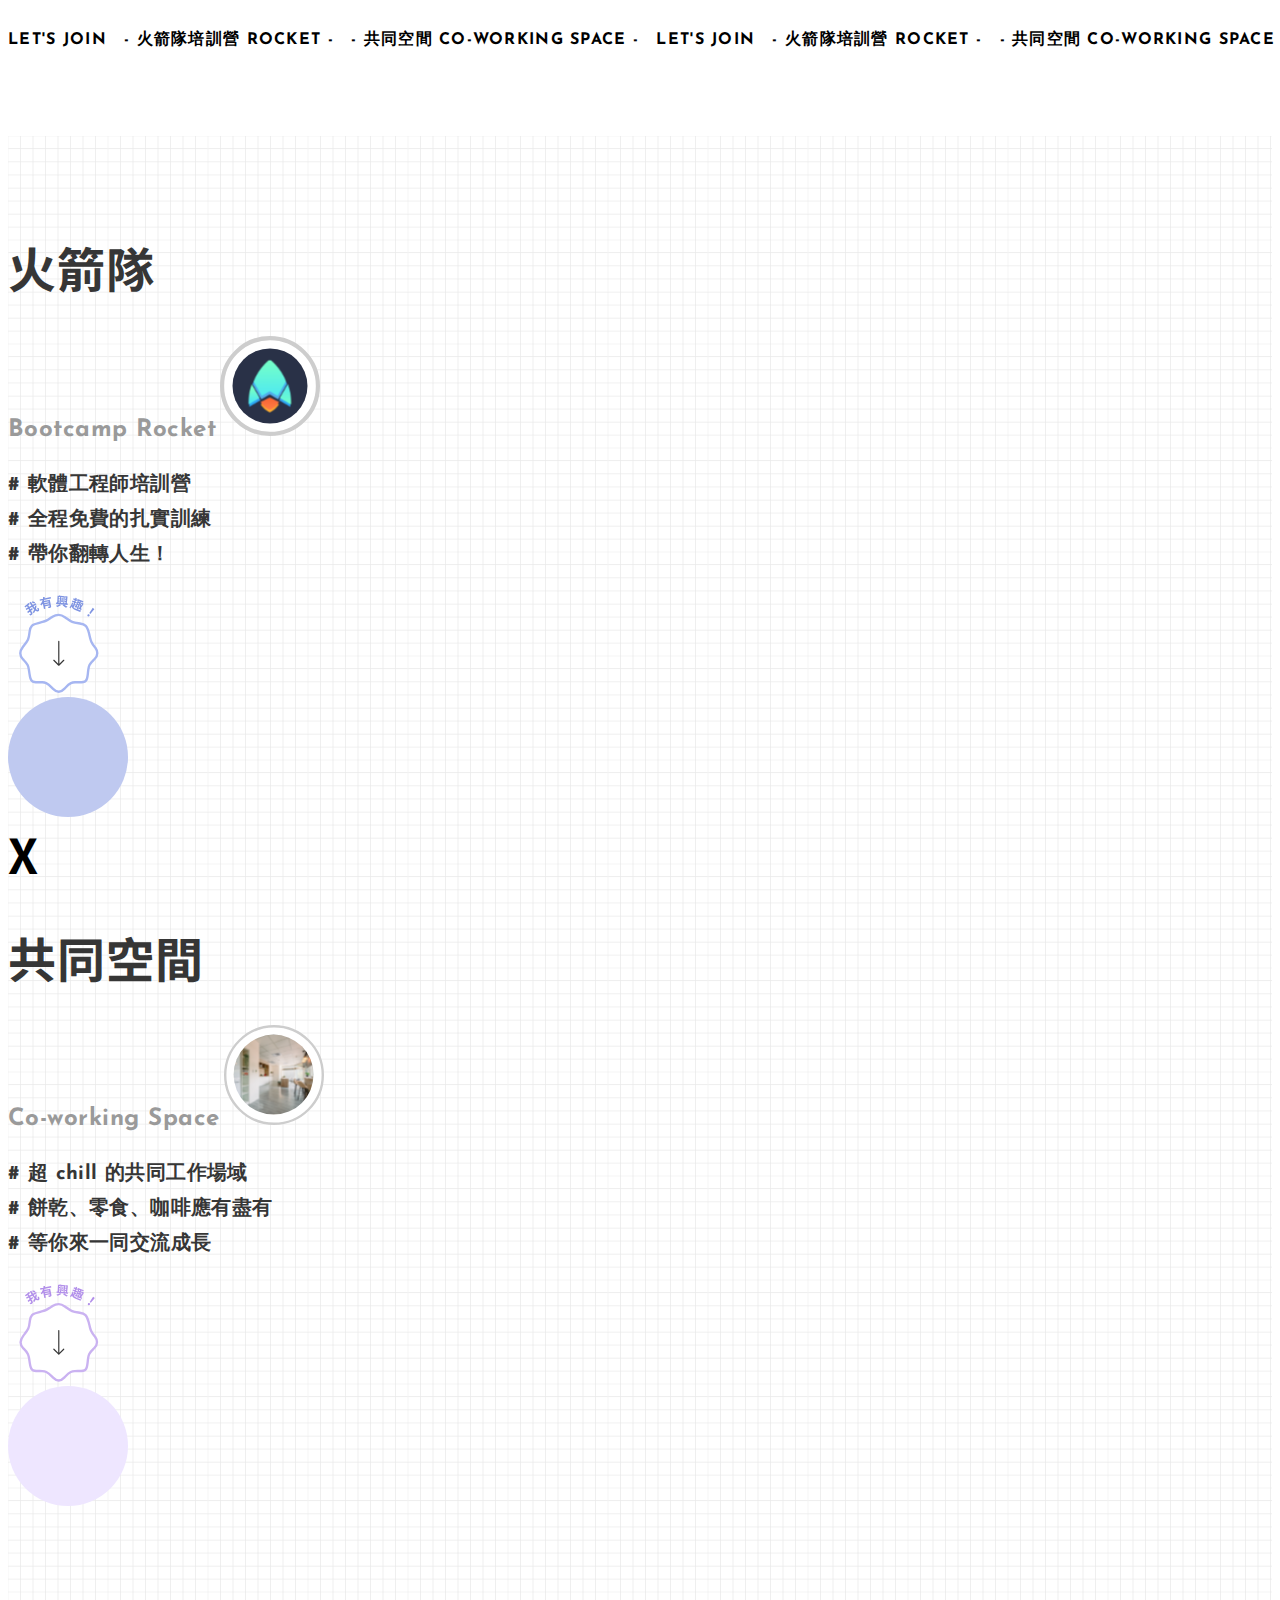
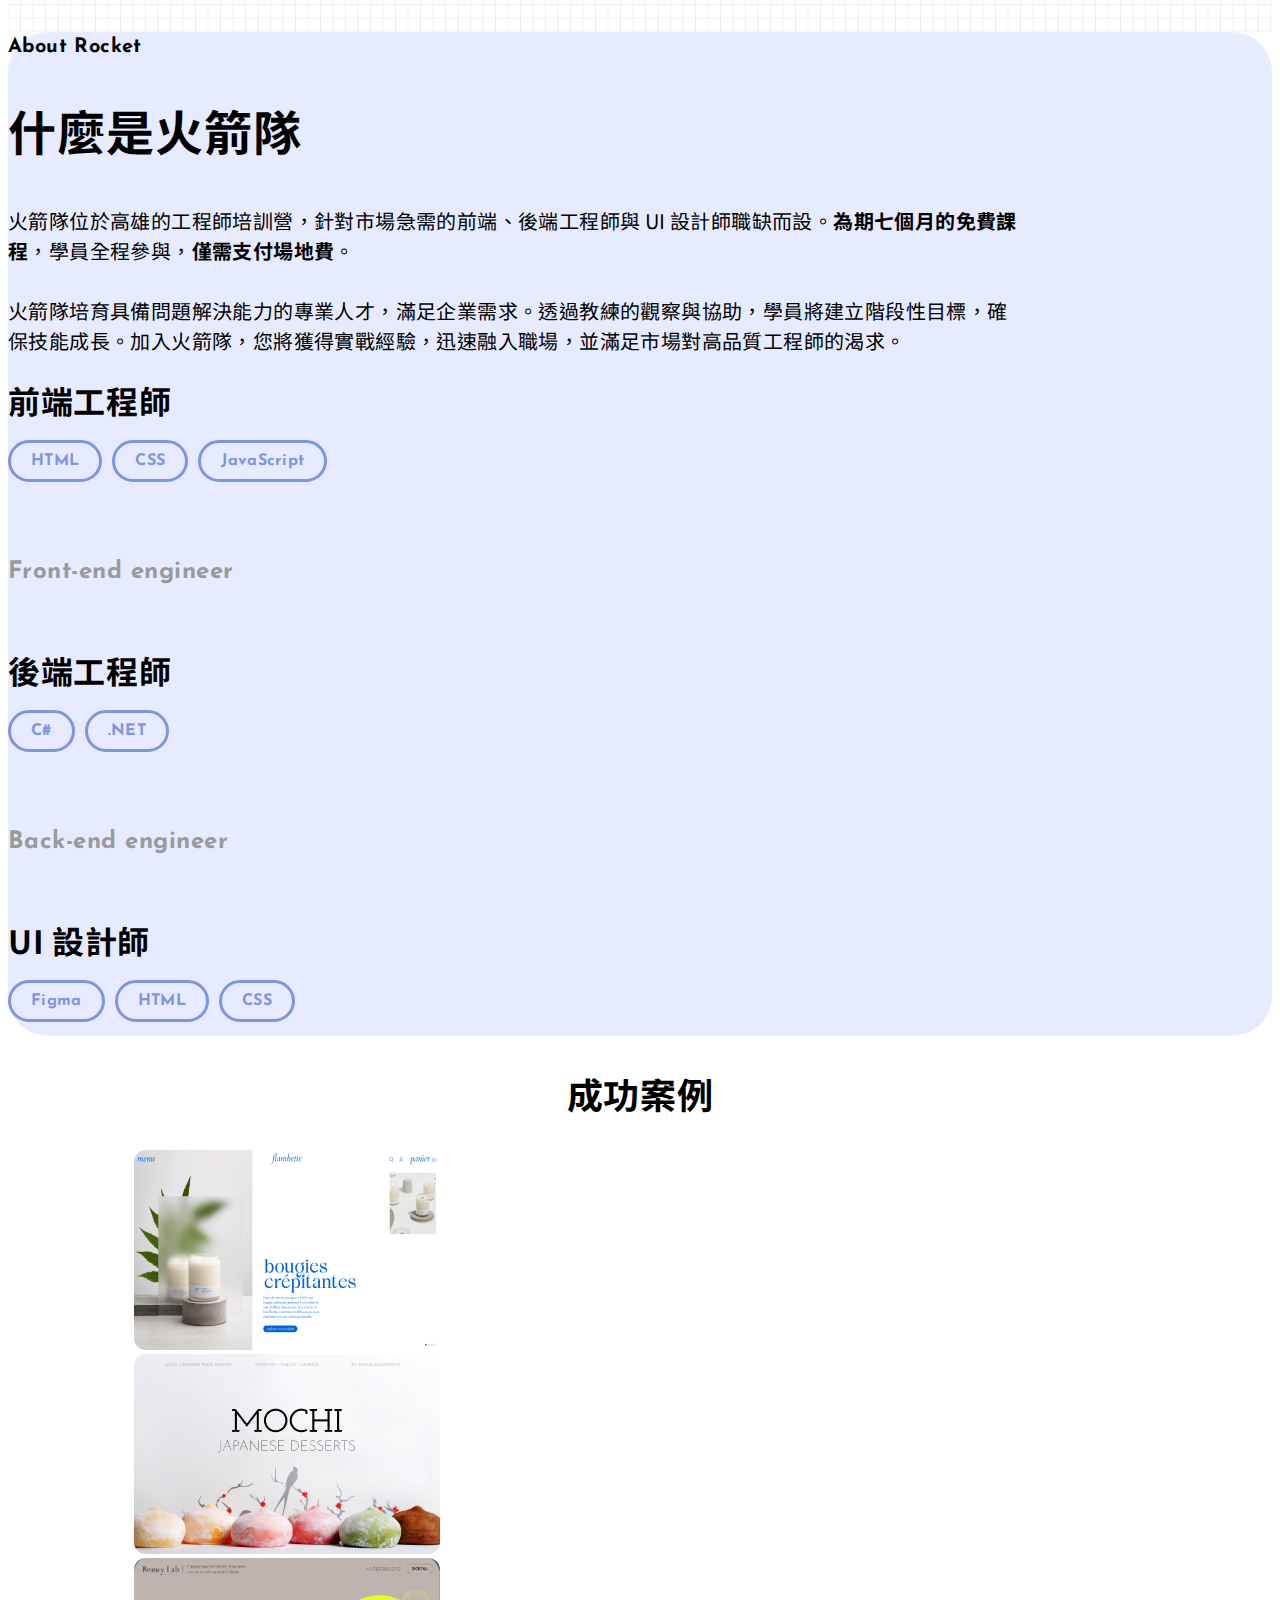
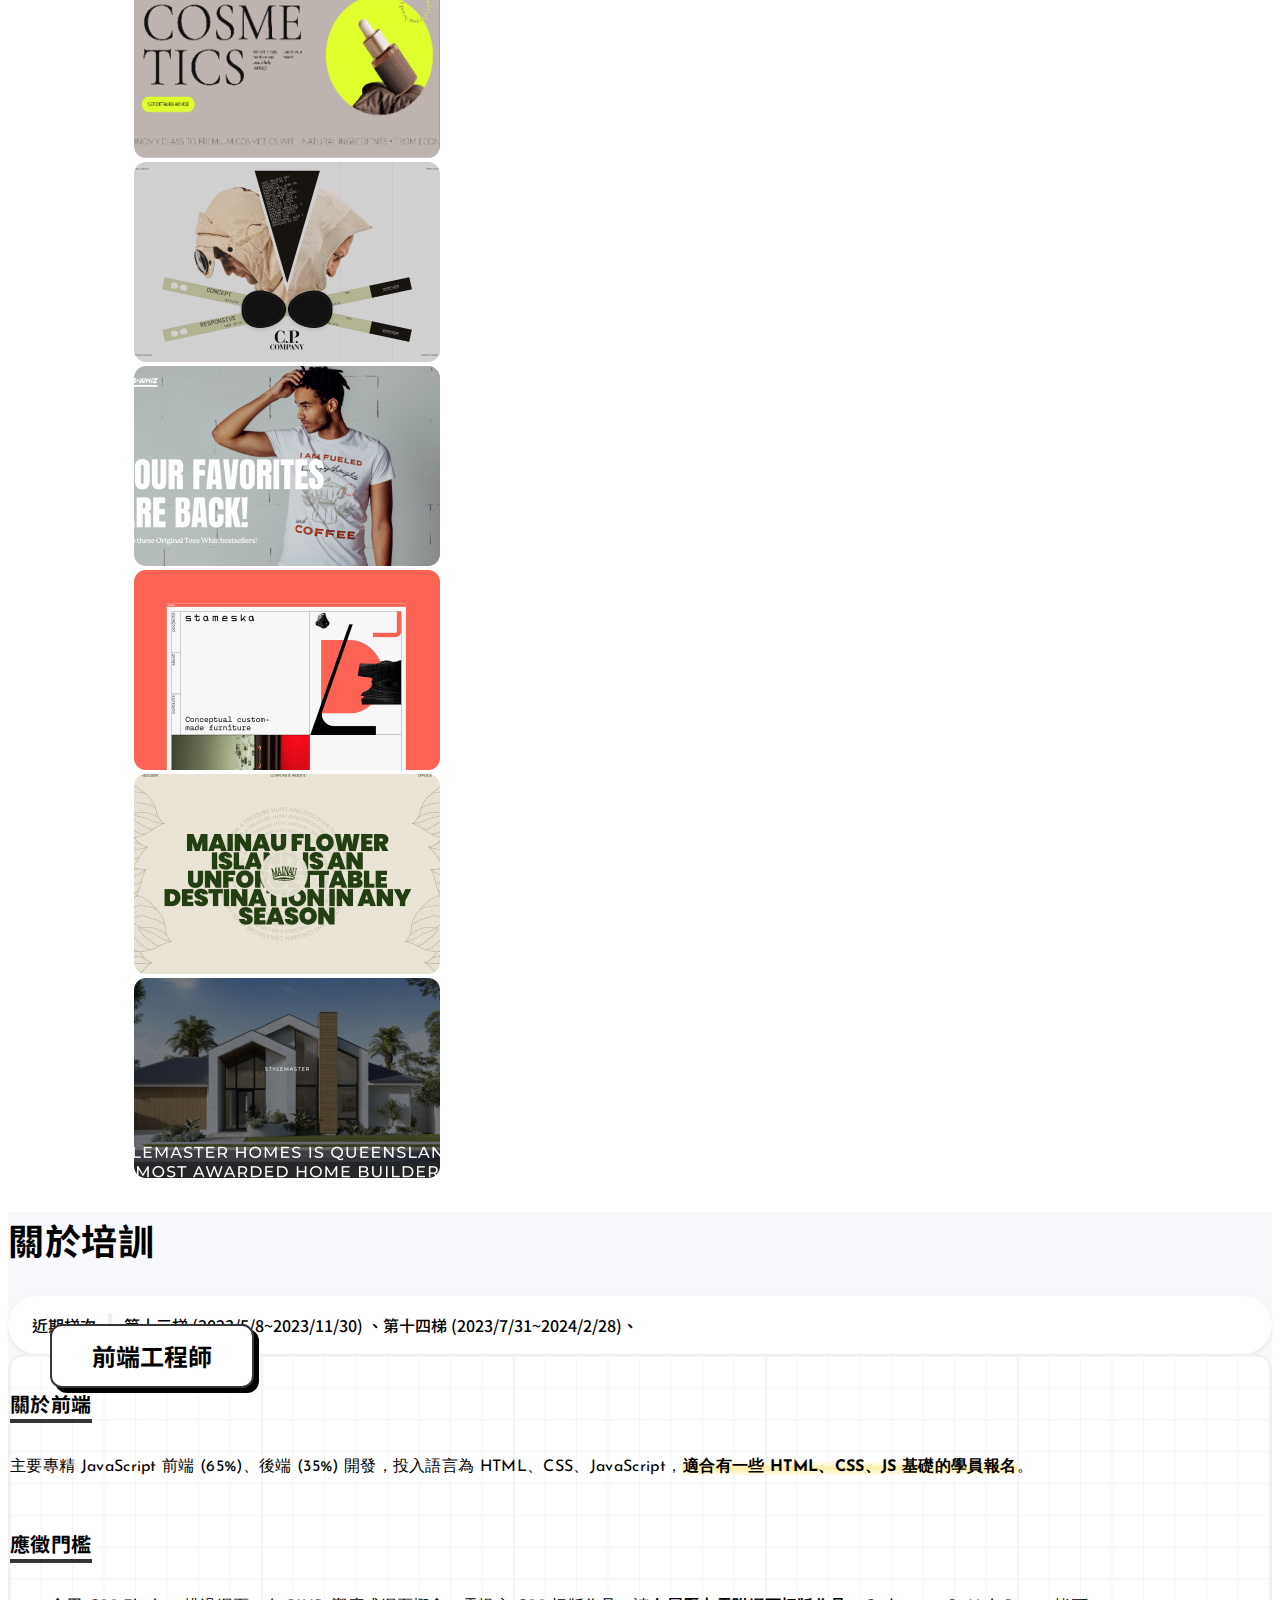
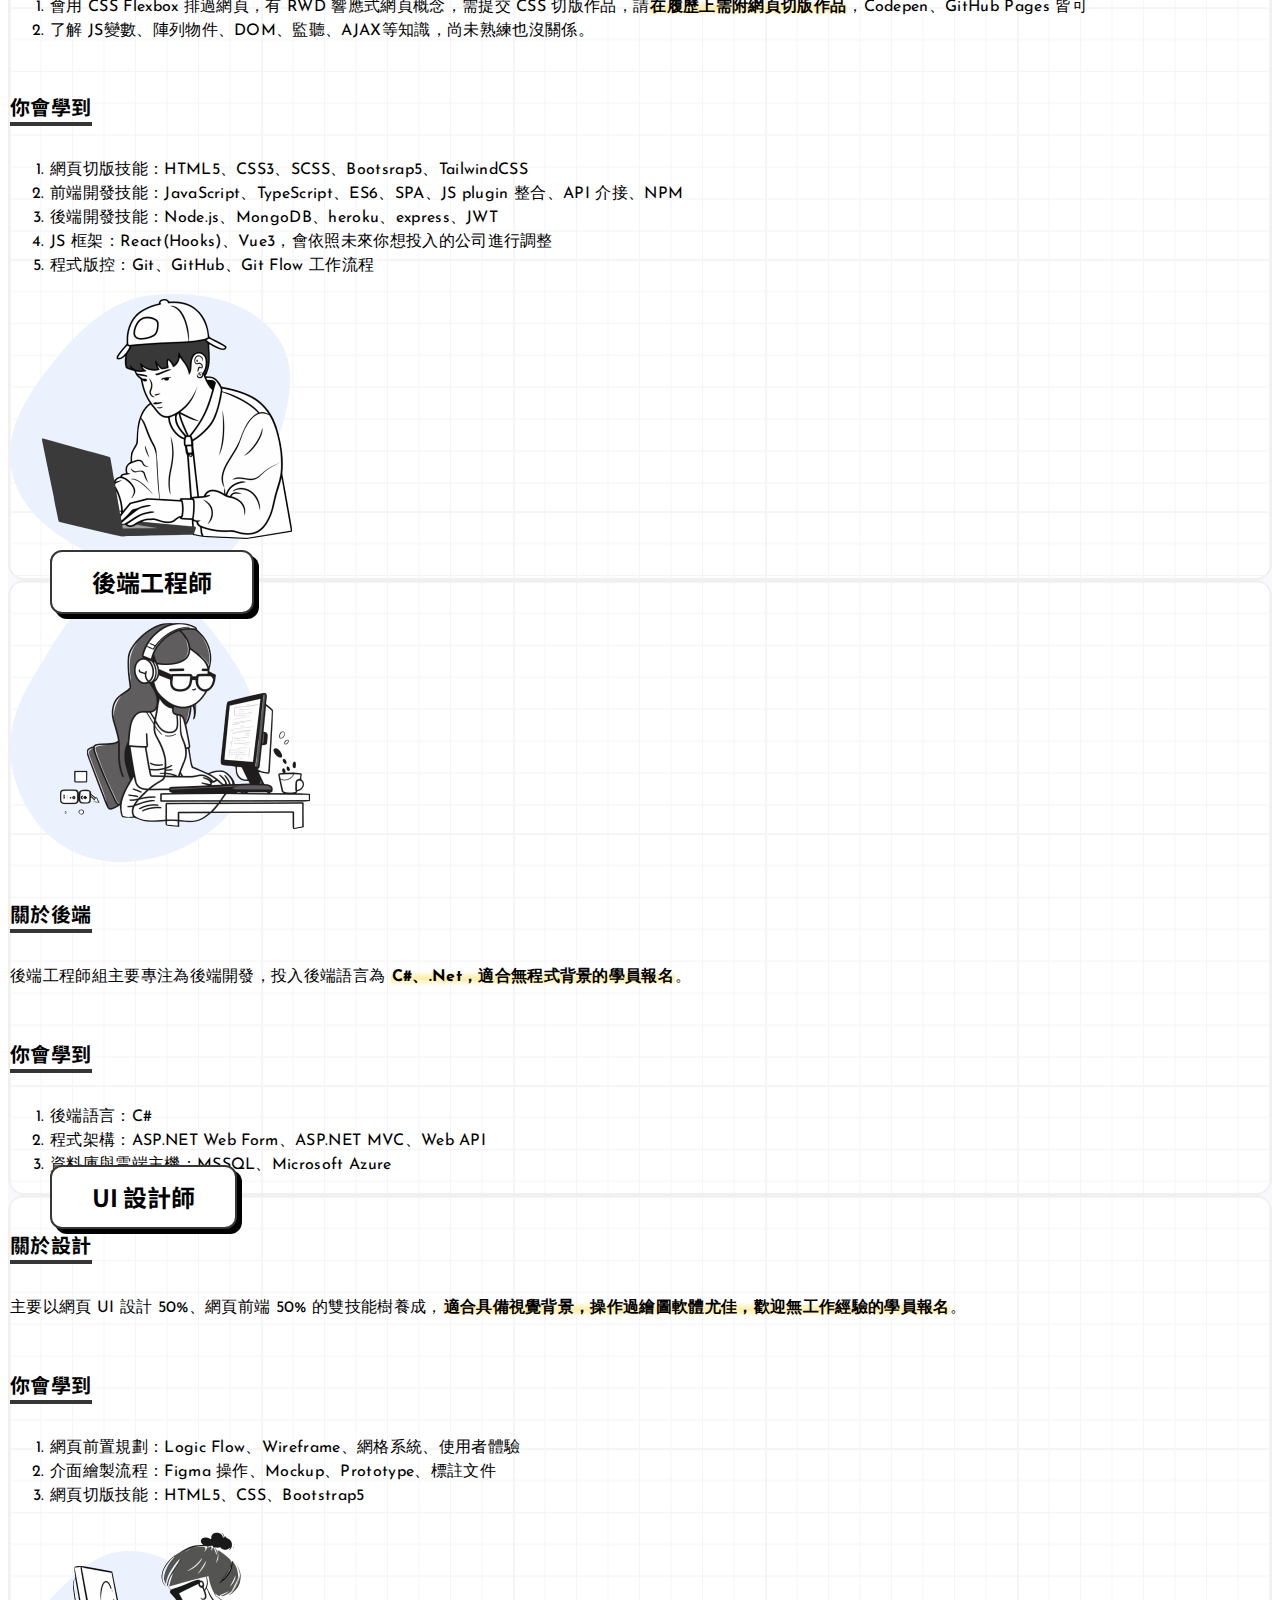
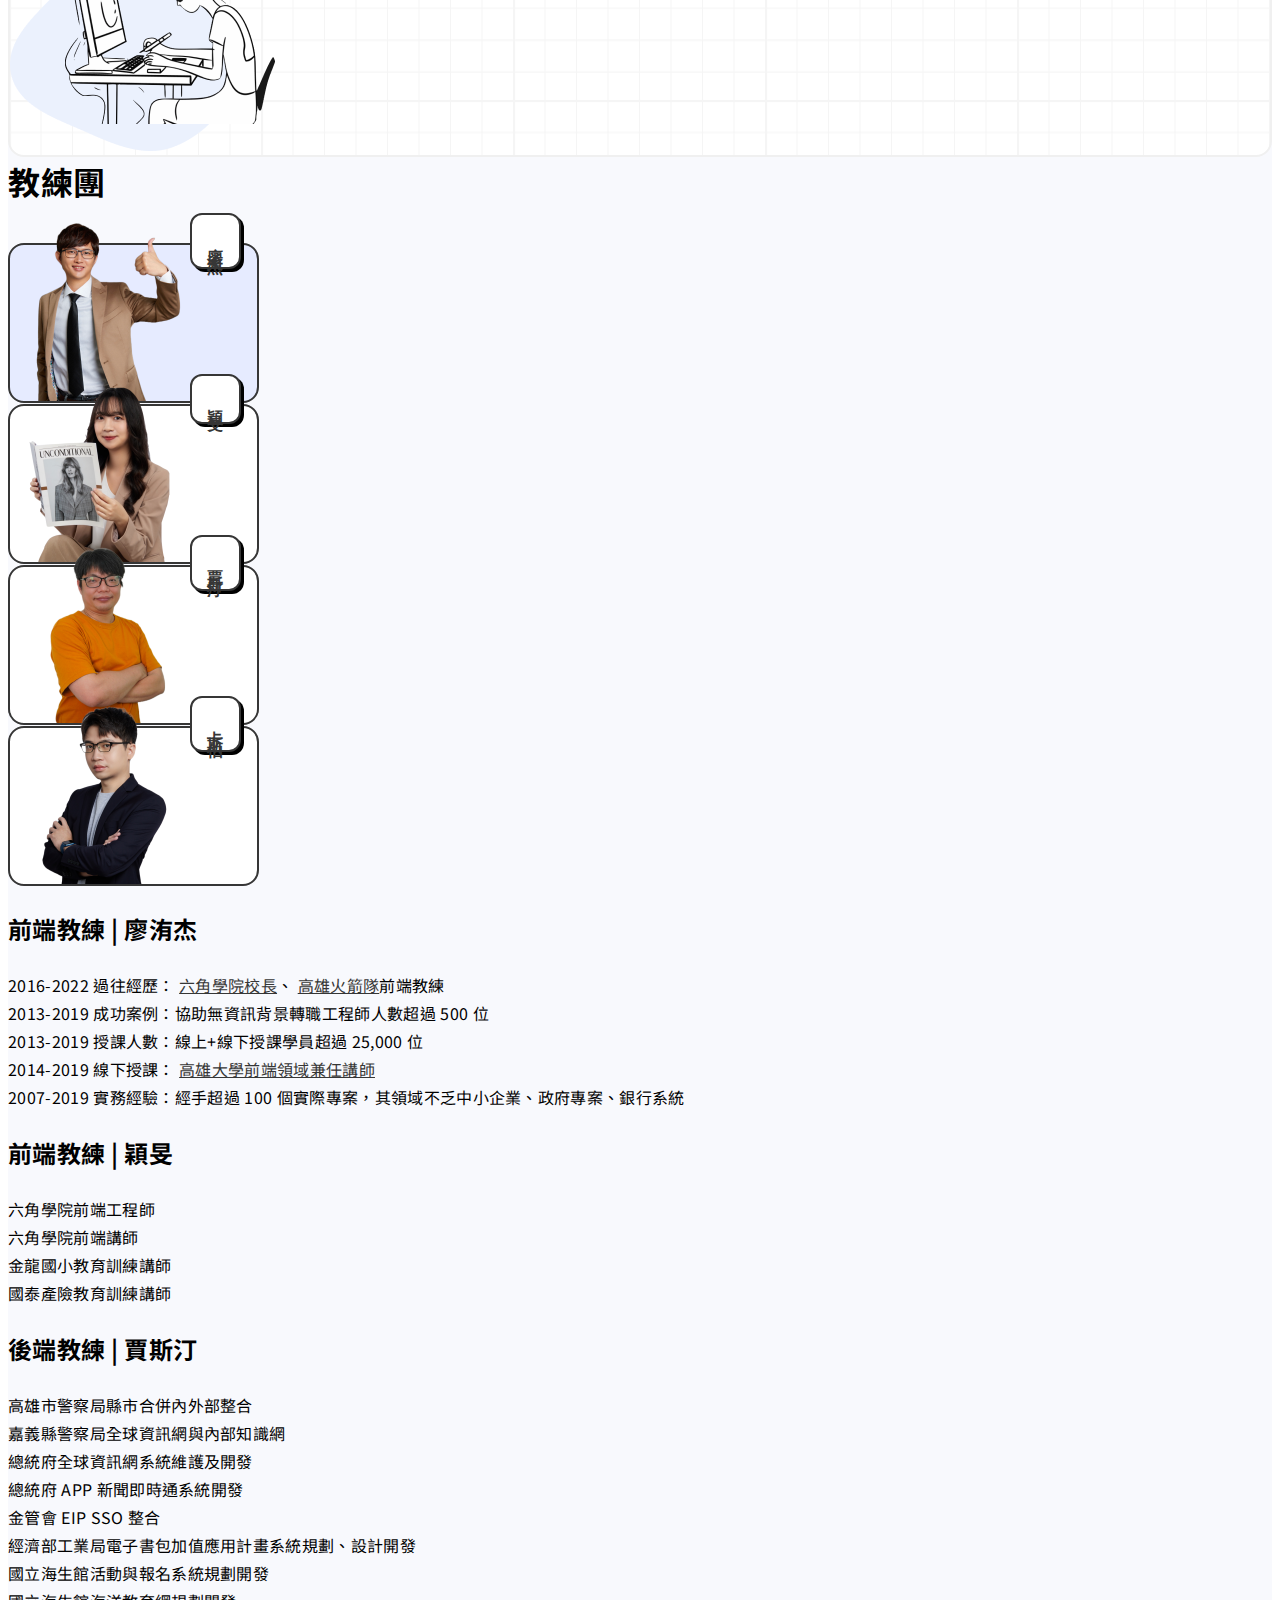
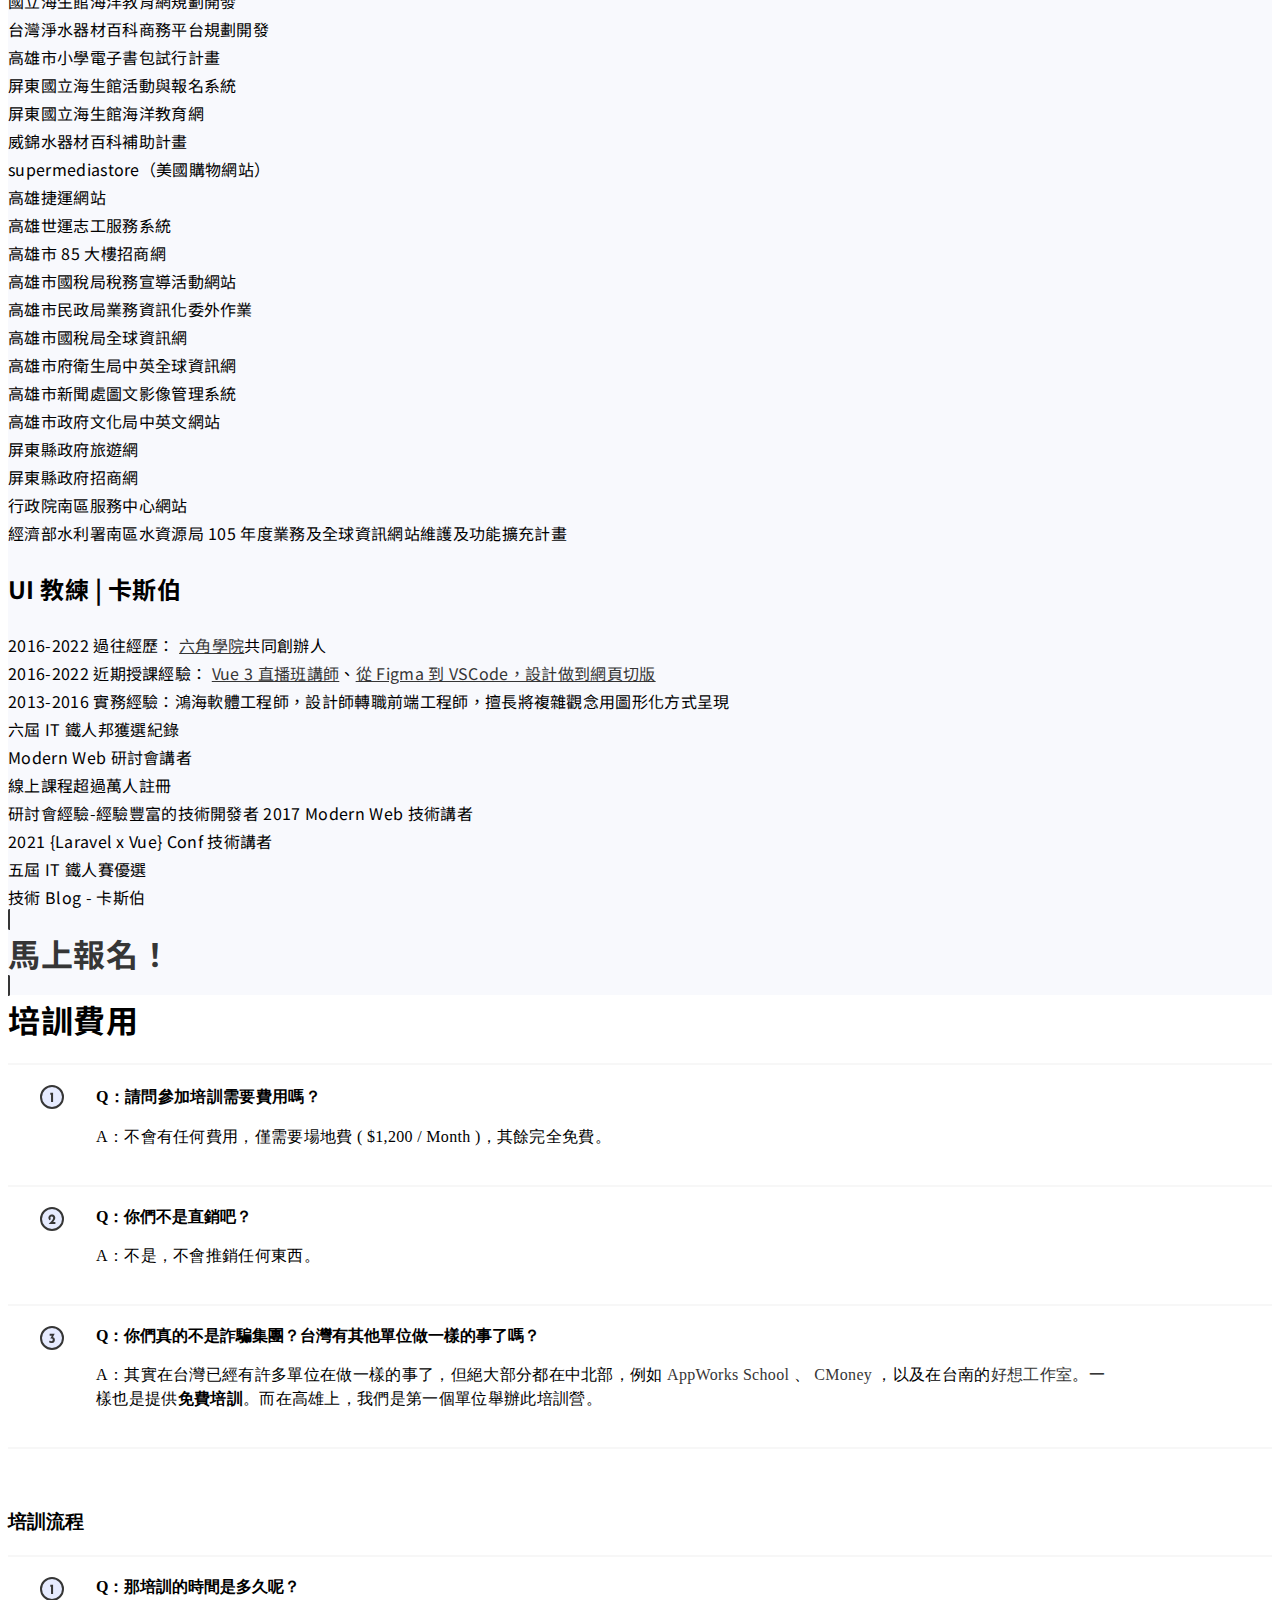
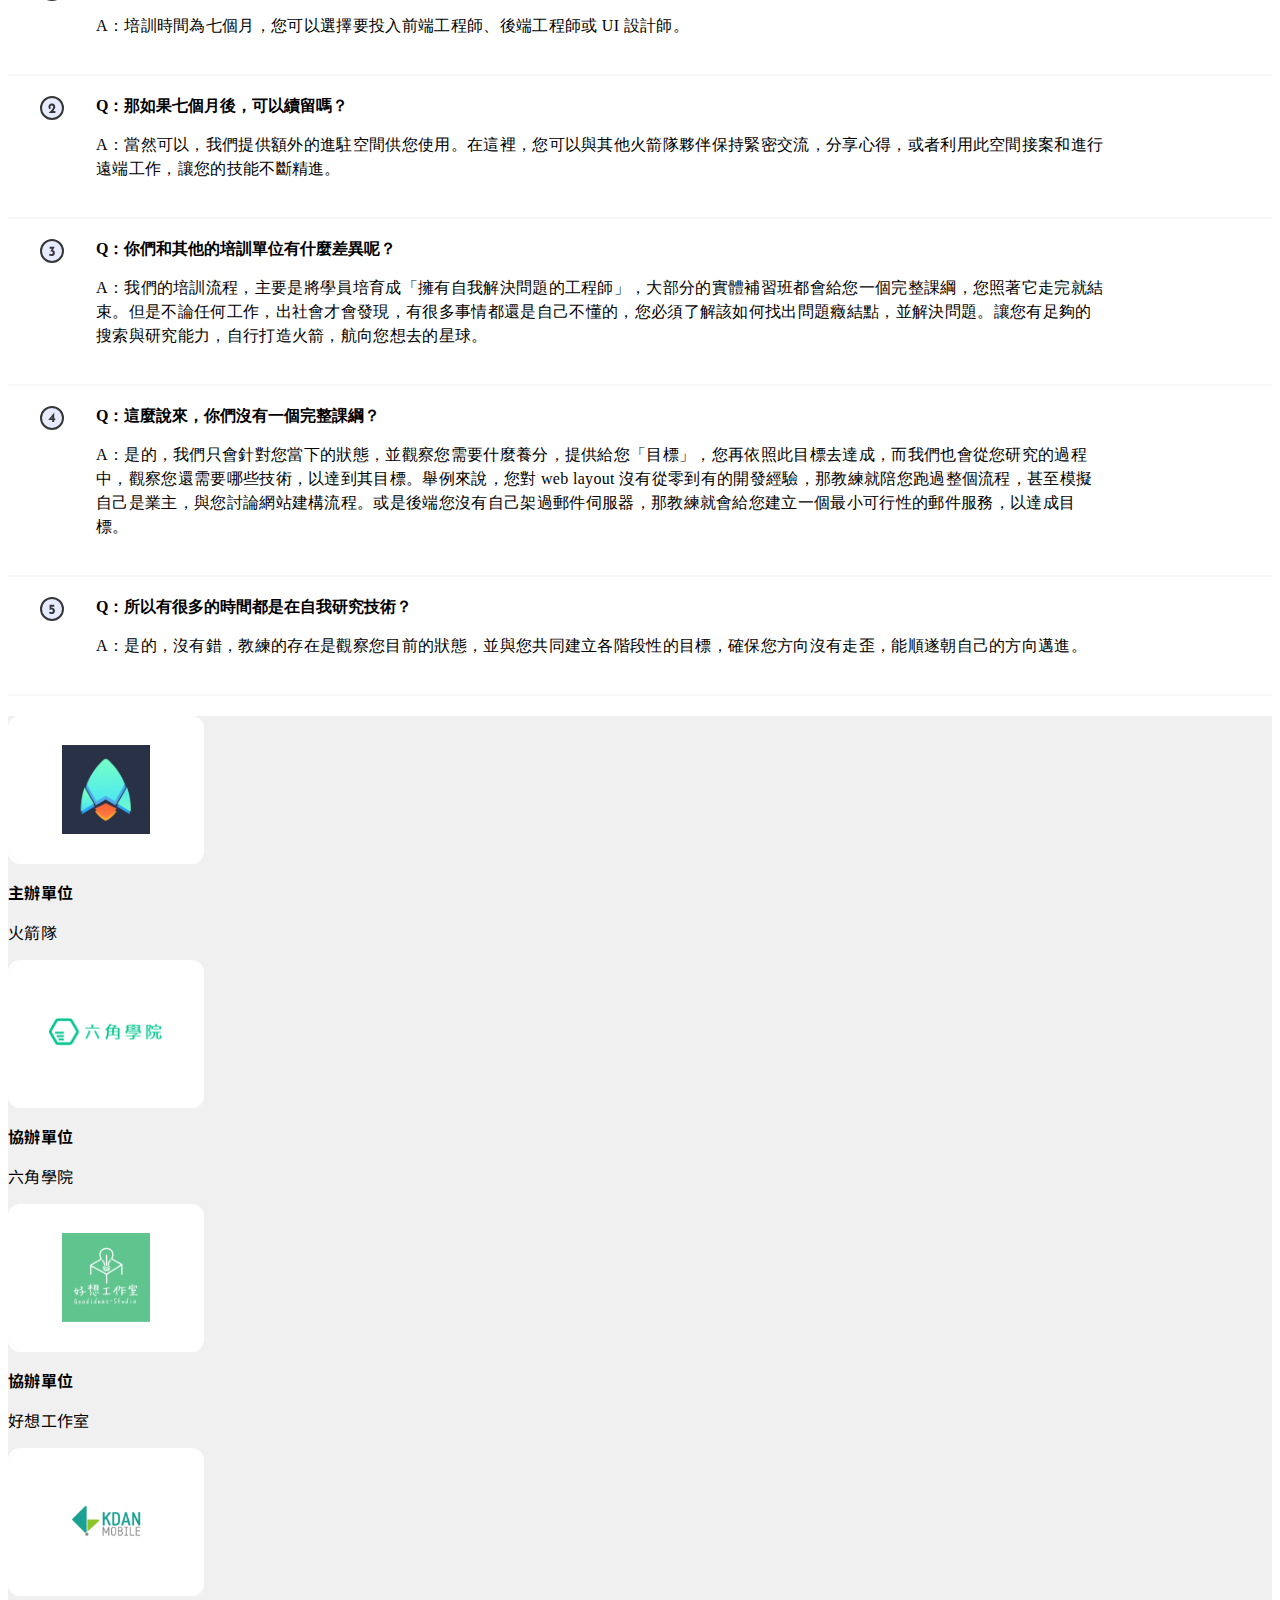
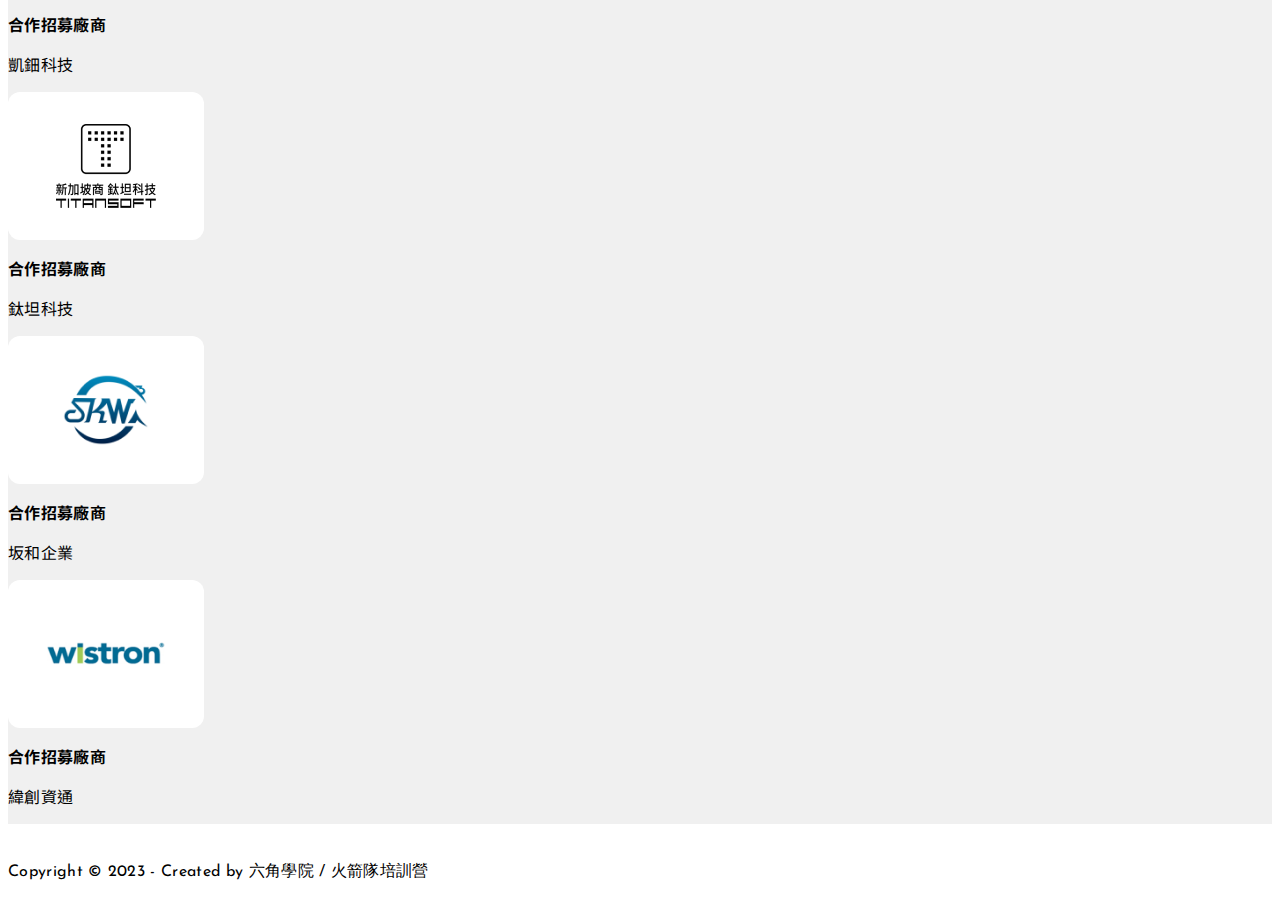
<file: index.html>
<!DOCTYPE html>
<html lang="zh">
  <head>
    <meta charset="UTF-8" />
    <meta http-equiv="X-UA-Compatible" content="IE=edge" />
    <meta
      name="viewport"
      content="width=device-width, user-scalable=no, initial-scale=1.0, maximum-scale=1.0, minimum-scale=1.0"
    />
    <title>Bootcamp Rocket</title>
    <link
      href="https://cdn.jsdelivr.net/npm/bootstrap@5.3.0-alpha3/dist/css/bootstrap.min.css"
      rel="stylesheet"
      integrity="sha384-KK94CHFLLe+nY2dmCWGMq91rCGa5gtU4mk92HdvYe+M/SXH301p5ILy+dN9+nJOZ"
      crossorigin="anonymous"
    />
    <link rel="preconnect" href="https://fonts.googleapis.com" />
    <link rel="preconnect" href="https://fonts.gstatic.com" crossorigin />
    <link
      href="https://fonts.googleapis.com/css2?family=Josefin+Sans&family=Noto+Sans+TC&display=swap"
      rel="stylesheet"
    />
    <link rel="stylesheet" href="css/colorStyle.css" />
    <link rel="stylesheet" href="css/fontStyle.css" />
    <link rel="stylesheet" href="css/workLayout.css" />
    <link rel="stylesheet" href="css/workComponents.css" />
  </head>
  <body>
    <header>
      <!-- 頂端跑馬燈 -->
      <div class="fixed-top topBar scroll">
        <div class="marqueeText">
          Let's join&emsp;- 火箭隊培訓營 Rocket -&emsp;- 共同空間 Co-working space -&emsp;Let's join&emsp;- 火箭隊培訓營
          Rocket -&emsp;- 共同空間 Co-working space -&emsp;Let's join&emsp;- 火箭隊培訓營 Rocket -&emsp;- 共同空間
          Co-working space -
        </div>
        <div class="marqueeText">
          Let's join&emsp;- 火箭隊培訓營 Rocket -&emsp;- 共同空間 Co-working space -&emsp;Let's join&emsp;- 火箭隊培訓營
          Rocket -&emsp;- 共同空間 Co-working space -&emsp;Let's join&emsp;- 火箭隊培訓營 Rocket -&emsp;- 共同空間
          Co-working space -
        </div>
      </div>
      <!-- 頂端跑馬燈 -->
    </header>

    <!-- 頁面選擇開始 -->
    <div class="container-fluid chosePage">
      <div class="row justify-content-center align-items-center pageChoose">
        <div class="col-sm-4 pageArea px-4">
          <a href="index.html" class="m_hide"
            ><div class="card text-center align-items-center br-24">
              <h1 class="ns position-absolute top-0 start-50 translate-middle h1-48">火箭隊</h1>
              <span class="js body-24 pageSubTitle mt-5 mb-4">Bootcamp Rocket</span>
              <img src="image/banner-logo-rocket-sm.svg" class="pageIcon_logo mb-3" alt="..." />
              <div class="card-body mb-5">
                <p class="js body-20 pageCardText">
                  # 軟體工程師培訓營<br /># 全程免費的扎實訓練<br /># 帶你翻轉人生！
                </p>
                <img
                  class="pageIcon_logo position-absolute top-100 start-50 translate-middle"
                  src="image/banner-btn-rocket-lg.svg"
                />
                <div class="pageIcon_bg Blue-200 position-absolute top-100 start-50 translate-middle"></div>
              </div></div
          ></a>
          <a href="index.html" class="m_show">
            <div class="pageCard_m">
              <div class="pageArea_m mb-2">
                <img src="image/banner-logo-rocket-sm.svg" class="pageIcon_logo" alt="..." />
                <h1 class="ns h1-48">火箭隊</h1>
              </div>
              <span class="js body-24 pageSubTitle">Bootcamp Rocket</span>
              <img class="position-absolute top-50 start-100 translate-middle" src="image/banner-btn-rocket-sm.svg" />
              <div class="pageIcon_bg Blue-200 position-absolute top-50 start-100 translate-middle"></div>
            </div>
          </a>
        </div>
        <div class="col-sm-1 ns text-center h1-48 m_hide">X</div>
        <div class="col-sm-4 pageArea px-4">
          <a href="#about" class="m_hide"
            ><div class="card text-center align-items-center position-relative br-24">
              <h1 class="ns position-absolute top-0 start-50 translate-middle h1-48">共同空間</h1>
              <span class="js body-24 pageSubTitle mt-5 mb-4">Co-working Space</span>
              <img src="image/banner-logo-coworking-lg.svg" class="pageIcon_logo mb-3" alt="..." />
              <div class="card-body mb-5">
                <p class="js body-20 pageCardText">
                  # 超 chill 的共同工作場域<br /># 餅乾、零食、咖啡應有盡有<br />
                  # 等你來一同交流成長
                </p>
                <img
                  class="pageIcon_logo position-absolute top-100 start-50 translate-middle"
                  src="image/banner-btn-coworking-lg.svg"
                />
                <div class="pageIcon_bg Violet-200 position-absolute top-100 start-50 translate-middle"></div>
              </div></div
          ></a>
          <a href="work.html" class="m_show mt-5 mb-4">
            <div class="pageCard_m">
              <div class="pageArea_m mb-2">
                <img src="image/banner-logo-coworking-sm.svg" class="pageIcon_logo" alt="..." />
                <h1 class="ns h1-48">共同空間</h1>
              </div>
              <span class="js body-24 pageSubTitle">Co-working Space</span>
              <img
                class="position-absolute top-50 start-100 translate-middle"
                src="image/banner-btn-coworking-sm.svg"
              />
              <div class="pageIcon_bg Violet-200 position-absolute top-50 start-100 translate-middle"></div>
            </div>
          </a>
        </div>
      </div>
    </div>
    <!-- 頁面選擇結束 -->

    <!-- 關於開始 -->
    <div class="container-fluid mapArea Blue-100" id="about">
      <div class="container">
        <div class="row justify-content-center">
          <div class="col-sm-6 align-self-start mt-5">
            <div class="mapTextBox mt-5">
              <p class="js body-20" style="margin: 0">About Rocket</p>
              <h1 class="ns h1-48">什麼是火箭隊</h1>
              <p class="ns body-20 mapText">
                火箭隊位於高雄的工程師培訓營，針對市場急需的前端、後端工程師與 UI
                設計師職缺而設。<b>為期七個月的免費課程</b>，學員全程參與，<b>僅需支付場地費</b>。<br /><br />
                火箭隊培育具備問題解決能力的專業人才，滿足企業需求。透過教練的觀察與協助，學員將建立階段性目標，確保技能成長。加入火箭隊，您將獲得實戰經驗，迅速融入職場，並滿足市場對高品質工程師的渴求。
              </p>
            </div>
          </div>
          <div class="col-sm-6 mt-3">
            <div class="row introArea my-4">
              <div class="col-sm-12">
                <!-- 卡片 -->
                <div class="card br-24 mt-5 px-4 py-2">
                  <div class="card-body">
                    <div class="row">
                      <div class="col-sm-9">
                        <h3 class="card-title ns h3-32">前端工程師</h3>
                        <div class="skills mt-3">
                          <p>HTML</p>
                          <p>CSS</p>
                          <p>JavaScript</p>
                        </div>
                        <h6 class="card-subtitle js jobSubTitle mt-5 mb-2">Front-end engineer</h6>
                      </div>
                      <div class="col-sm-3 d-flex justify-self-end introPic-bg br-24">
                        <img src="image/about-rocket-frontend.svg" alt="" class="introPic" />
                      </div>
                    </div>
                  </div>
                </div>
                <!-- 卡片 -->
              </div>
              <div class="col-sm-12">
                <!-- 卡片 -->
                <div class="card br-24 mt-5 px-4 py-2">
                  <div class="card-body">
                    <div class="row">
                      <div class="col-sm-9">
                        <h3 class="card-title ns h3-32">後端工程師</h3>
                        <div class="skills mt-3">
                          <p>C#</p>
                          <p>.NET</p>
                        </div>
                        <h6 class="card-subtitle js jobSubTitle mt-5 mb-2">Back-end engineer</h6>
                      </div>
                      <div class="col-sm-3 d-flex justify-self-end introPic-bg br-24">
                        <img src="image/about-rocket-backend.svg" alt="" class="introPic" />
                      </div>
                    </div>
                  </div>
                </div>
                <!-- 卡片 -->
              </div>
              <div class="col-sm-12">
                <!-- 卡片 -->
                <div class="card br-24 mt-5 px-4 py-2">
                  <div class="card-body">
                    <div class="row">
                      <div class="col-sm-9">
                        <h3 class="card-title ns h3-32">UI 設計師</h3>
                        <div class="skills mt-3">
                          <p>Figma</p>
                          <p>HTML</p>
                          <p>CSS</p>
                        </div>
                        <h6 class="card-subtitle js jobSubTitle mt-5 mb-2">UI designer</h6>
                      </div>
                      <div class="col-sm-3 d-flex justify-self-end introPic-bg br-24">
                        <img src="image/about-rocket-ui.svg" alt="" class="introPic" />
                      </div>
                    </div>
                  </div>
                </div>
                <!-- 卡片 -->
              </div>
            </div>
          </div>
        </div>
      </div>
    </div>
    <!-- 關於結束 -->

    <!-- 案例開始 -->
    <div class="container pb-5">
      <h2 class="ns h2-36 my-5" style="text-align: center">成功案例</h2>
      <div class="row align-items-center d-flex flex-nowrap product">
        <div class="col-sm-3">
          <img src="image/case8.png" alt="" />
        </div>
        <div class="col-sm-3">
          <img src="image/case1.png" alt="" />
        </div>
        <div class="col-sm-3">
          <img src="image/case2.png" alt="" />
        </div>
        <div class="col-sm-3">
          <img src="image/case3.png" alt="" />
        </div>
      </div>
      <div class="row d-flex flex-nowrap product mt-4">
        <div class="col-sm-3">
          <img src="image/case4.png" alt="" />
        </div>
        <div class="col-sm-3">
          <img src="image/case5.png" alt="" />
        </div>
        <div class="col-sm-3">
          <img src="image/case6.png" alt="" />
        </div>
        <div class="col-sm-3">
          <img src="image/case7.png" alt="" />
        </div>
      </div>
    </div>
    <!-- 案例結束 -->

    <!-- 培訓開始 -->
    <div class="container-fluid position-relative Neutral-100 mt-5">
      <h2 class="ns h2-36 position-absolute top-0 start-50 translate-middle">關於培訓</h2>
      <div class="container">
        <div class="row justify-content-center">
          <div class="col-sm-6 my-5">
            <div class="ns justify-content-center trainingDate">
              <div>近期梯次</div>
              <div class="line"></div>
              <div>第十三梯 (2023/5/8~2023/11/30) 、第十四梯 (2023/7/31~2024/2/28)、</div>
            </div>
          </div>
        </div>

        <!-- 前端卡片 -->
        <div class="row justify-content-center mb-5 py-5">
          <div class="col-sm-10">
            <div class="card-body trainingCard">
              <div class="trainingName">前端工程師</div>
              <div class="trainingInfoArea">
                <div class="row justify-content-center align-items-center">
                  <div class="col-sm-3 training-bg-m">
                    <div class="training-bg">
                      <img src="image/training-img-frontend-lg.png" alt="" />
                    </div>
                  </div>
                  <div class="col-sm-7 py-5">
                    <div class="trainingContent">
                      <h5 class="trCardTitle ns body-20 mt-4">關於前端</h5>
                      <p class="js body-16">
                        主要專精 JavaScript 前端 (65%)、後端 (35%) 開發，投入語言為 HTML、CSS、JavaScript，<mark
                          class="yellow"
                          ><b class="textHight">適合有一些 HTML、CSS、JS 基礎的學員報名</b></mark
                        >。
                      </p>
                    </div>
                    <div class="trainingContent">
                      <h5 class="trCardTitle ns body-20 mt-4">應徵門檻</h5>
                      <ol class="js body-16">
                        <li>
                          會用 CSS Flexbox 排過網頁，有 RWD 響應式網頁概念，需提交 CSS 切版作品，請<mark class="yellow"
                            ><b class="textHight">在履歷上需附網頁切版作品</b></mark
                          >，Codepen、GitHub Pages 皆可
                        </li>
                        <li>了解 JS變數、陣列物件、DOM、監聽、AJAX等知識，尚未熟練也沒關係。</li>
                      </ol>
                    </div>
                    <div class="trainingContent">
                      <h5 class="trCardTitle ns body-20 mt-4">你會學到</h5>
                      <ol class="js body-16">
                        <li>網頁切版技能：HTML5、CSS3、SCSS、Bootsrap5、TailwindCSS</li>
                        <li>前端開發技能：JavaScript、TypeScript、ES6、SPA、JS plugin 整合、API 介接、NPM</li>
                        <li>後端開發技能：Node.js、MongoDB、heroku、express、JWT</li>
                        <li>JS 框架：React(Hooks)、Vue3，會依照未來你想投入的公司進行調整</li>
                        <li>程式版控：Git、GitHub、Git Flow 工作流程</li>
                      </ol>
                    </div>
                  </div>
                  <div class="col-sm-3">
                    <div class="training-bg m_hide">
                      <img src="image/training-img-frontend-lg.png" alt="" />
                    </div>
                  </div>
                </div>
              </div>
            </div>
          </div>
        </div>
        <!-- 前端卡片 -->

        <!-- 後端卡片 -->
        <div class="row justify-content-center mb-5 pb-5">
          <div class="col-sm-10">
            <div class="card-body trainingCard">
              <div class="trainingName">後端工程師</div>
              <div class="trainingInfoArea">
                <div class="row justify-content-center align-items-center">
                  <div class="col-sm-3 training-bg-m">
                    <div class="training-bg">
                      <img src="image/training-img-backend-lg.png" alt="" />
                    </div>
                  </div>
                  <div class="col-sm-3 m_hide">
                    <div class="training-bg">
                      <img src="image/training-img-backend-lg.png" alt="" />
                    </div>
                  </div>
                  <div class="col-sm-7 py-5">
                    <div class="trainingContent">
                      <h5 class="trCardTitle ns body-20 mt-4">關於後端</h5>
                      <p class="js body-16">
                        後端工程師組主要專注為後端開發，投入後端語言為
                        <mark class="yellow"><b class="textHight"> C#、.Net，適合無程式背景的學員報名</b></mark
                        >。
                      </p>
                    </div>
                    <div class="trainingContent">
                      <h5 class="trCardTitle ns body-20 mt-4">你會學到</h5>
                      <ol class="js body-16">
                        <li>後端語言：C#</li>
                        <li>程式架構：ASP.NET Web Form、ASP.NET MVC、Web API</li>
                        <li>資料庫與雲端主機：MSSQL、Microsoft Azure</li>
                      </ol>
                    </div>
                  </div>
                </div>
              </div>
            </div>
          </div>
        </div>
        <!-- 後端卡片 -->

        <!-- UI卡片 -->
        <div class="row justify-content-center pb-5">
          <div class="col-sm-10">
            <div class="card-body trainingCard">
              <div class="trainingName">UI 設計師</div>
              <div class="trainingInfoArea">
                <div class="row justify-content-center align-items-center">
                  <div class="col-sm-3 training-bg-m">
                    <div class="training-bg">
                      <img src="image/training-img-ui-lg.png" alt="" />
                    </div>
                  </div>
                  <div class="col-sm-7 py-5">
                    <div class="trainingContent">
                      <h5 class="trCardTitle ns body-20 mt-4">關於設計</h5>
                      <p class="js body-16">
                        主要以網頁 UI 設計 50%、網頁前端 50% 的雙技能樹養成，<mark class="yellow"
                          ><b class="textHight">適合具備視覺背景，操作過繪圖軟體尤佳，歡迎無工作經驗的學員報名</b></mark
                        >。
                      </p>
                    </div>
                    <div class="trainingContent">
                      <h5 class="trCardTitle ns body-20 mt-4">你會學到</h5>
                      <ol class="js body-16">
                        <li>網頁前置規劃：Logic Flow、Wireframe、網格系統、使用者體驗</li>
                        <li>介面繪製流程：Figma 操作、Mockup、Prototype、標註文件</li>
                        <li>網頁切版技能：HTML5、CSS、Bootstrap5</li>
                      </ol>
                    </div>
                  </div>
                  <div class="col-sm-3 m_hide">
                    <div class="training-bg">
                      <img src="image/training-img-ui-lg.png" alt="" />
                    </div>
                  </div>
                </div>
              </div>
            </div>
          </div>
        </div>
        <!-- UI卡片 -->

        <!-- TODO RWD尚未完成 -->
        <!-- 教練區塊 -->
        <div class="container mb-5">
          <div class="row justify-content-center pb-5 mb-5">
            <div class="col-sm-10">
              <h3 class="ns h3-32">教練團</h3>
              <div class="mt-3">
                <ul class="nav nav-pills mb-3 coachArea d-flex flex-nowrap" id="pills-tab" role="tablist">
                  <li class="nav-item" role="presentation">
                    <button
                      class="nav-link active coachPicArea position-relative me-3"
                      id="pills-home-tab"
                      data-bs-toggle="pill"
                      data-bs-target="#pills-home"
                      type="button"
                      role="tab"
                      aria-controls="pills-home"
                      aria-selected="true"
                    >
                      <div class="coachPicBox">
                        <img src="image/coach-weijie-4x.png" alt="" class="coachPic" />
                      </div>
                      <p class="js coachName">廖 洧 杰</p>
                    </button>
                  </li>
                  <li class="nav-item" role="presentation">
                    <button
                      class="nav-link coachPicArea position-relative me-3"
                      id="pills-profile-tab"
                      data-bs-toggle="pill"
                      data-bs-target="#pills-profile"
                      type="button"
                      role="tab"
                      aria-controls="pills-profile"
                      aria-selected="false"
                    >
                      <div class="coachPicBox">
                        <img src="image/coach-yinmin-4x.png" alt="" class="coachPic" />
                      </div>
                      <p class="js coachName">穎 旻</p>
                    </button>
                  </li>
                  <li class="nav-item" role="presentation">
                    <button
                      class="nav-link coachPicArea position-relative me-3"
                      id="pills-js-tab"
                      data-bs-toggle="pill"
                      data-bs-target="#pills-js"
                      type="button"
                      role="tab"
                      aria-controls="pills-js"
                      aria-selected="false"
                    >
                      <div class="coachPicBox">
                        <img src="image/coach-justin-4x.png" alt="" class="coachPic" />
                      </div>
                      <p class="js coachName">賈 斯 汀</p>
                    </button>
                  </li>
                  <li class="nav-item" role="presentation">
                    <button
                      class="nav-link coachPicArea position-relative"
                      id="pills-cs-tab"
                      data-bs-toggle="pill"
                      data-bs-target="#pills-cs"
                      type="button"
                      role="tab"
                      aria-controls="pills-cs"
                      aria-selected="false"
                    >
                      <div class="coachPicBox">
                        <img src="image/coach-casper-4x.png" alt="" class="coachPic" />
                      </div>
                      <p class="js coachName">卡 斯 伯</p>
                    </button>
                  </li>
                </ul>
                <div class="tab-content" id="pills-tabContent">
                  <div
                    class="tab-pane fade show active"
                    id="pills-home"
                    role="tabpanel"
                    aria-labelledby="pills-home-tab"
                  >
                    <p class="ns body-24">前端教練 | 廖洧杰</p>
                    <div class="ns ps-3">
                      <ul class="coachInfo">
                        <li>
                          2016-2022 過往經歷：
                          <a href="https://www.hexschool.com/">六角學院校長</a>、
                          <a
                            href="https://www.facebook.com/%E7%81%AB%E7%AE%AD%E9%9A%8A%E5%9F%B9%E8%A8%93%E7%87%9F-113926539963626"
                            >高雄火箭隊</a
                          >前端教練
                        </li>
                        <li>2013-2019 成功案例：協助無資訊背景轉職工程師人數超過 500 位</li>
                        <li>2013-2019 授課人數：線上+線下授課學員超過 25,000 位</li>
                        <li>
                          2014-2019 線下授課：
                          <a href="https://www.im.nuk.edu.tw/?page_id=95">高雄大學前端領域兼任講師</a>
                        </li>
                        <li>2007-2019 實務經驗：經手超過 100 個實際專案，其領域不乏中小企業、政府專案、銀行系統</li>
                      </ul>
                    </div>
                  </div>
                  <div class="tab-pane fade" id="pills-profile" role="tabpanel" aria-labelledby="pills-profile-tab">
                    <p class="ns body-24">前端教練 | 穎旻</p>
                    <div class="ns ps-3">
                      <ul class="coachInfo">
                        <li>六角學院前端工程師</li>
                        <li>六角學院前端講師</li>
                        <li>金龍國小教育訓練講師</li>
                        <li>國泰產險教育訓練講師</li>
                      </ul>
                    </div>
                  </div>
                  <div class="tab-pane fade" id="pills-js" role="tabpanel" aria-labelledby="pills-js-tab">
                    <p class="ns body-24">後端教練 | 賈斯汀</p>
                    <div class="ns ps-3">
                      <ul class="coachInfo">
                        <li>高雄市警察局縣市合併內外部整合</li>
                        <li>嘉義縣警察局全球資訊網與內部知識網</li>
                        <li>總統府全球資訊網系統維護及開發</li>
                        <li>總統府 APP 新聞即時通系統開發</li>
                        <li>金管會 EIP SSO 整合</li>
                        <li>經濟部工業局電子書包加值應用計畫系統規劃、設計開發</li>
                        <li>國立海生館活動與報名系統規劃開發</li>
                        <li>國立海生館海洋教育網規劃開發</li>
                        <li>台灣淨水器材百科商務平台規劃開發</li>
                        <li>高雄市小學電子書包試行計畫</li>
                        <li>屏東國立海生館活動與報名系統</li>
                        <li>屏東國立海生館海洋教育網</li>
                        <li>威錦水器材百科補助計畫</li>
                        <li>supermediastore（美國購物網站）</li>
                        <li>高雄捷運網站</li>
                        <li>高雄世運志工服務系統</li>
                        <li>高雄市 85 大樓招商網</li>
                        <li>高雄市國稅局稅務宣導活動網站</li>
                        <li>高雄市民政局業務資訊化委外作業</li>
                        <li>高雄市國稅局全球資訊網</li>
                        <li>高雄市府衛生局中英全球資訊網</li>
                        <li>高雄市新聞處圖文影像管理系統</li>
                        <li>高雄市政府文化局中英文網站</li>
                        <li>屏東縣政府旅遊網</li>
                        <li>屏東縣政府招商網</li>
                        <li>行政院南區服務中心網站</li>
                        <li>經濟部水利署南區水資源局 105 年度業務及全球資訊網站維護及功能擴充計畫</li>
                      </ul>
                    </div>
                  </div>
                  <div class="tab-pane fade" id="pills-cs" role="tabpanel" aria-labelledby="pills-cs-tab">
                    <p class="ns body-24">UI 教練 | 卡斯伯</p>
                    <div class="ns ps-3">
                      <ul class="coachInfo">
                        <li>
                          2016-2022 過往經歷：
                          <a href="https://www.hexschool.com/">六角學院</a>共同創辦人
                        </li>
                        <li>
                          2016-2022 近期授課經驗：
                          <a href="https://www.hexschool.com/courses/vue-training.html">Vue 3 直播班講師</a>、<a
                            href="https://www.youtube.com/watch?v=qRZLtIcPdls&list=RDCMUC-b2nGm0xLzic38Byti0VjA&start_radio=1"
                            >從 Figma 到 VSCode，設計做到網頁切版</a
                          >
                        </li>
                        <li>
                          2013-2016 實務經驗：鴻海軟體工程師，設計師轉職前端工程師，擅長將複雜觀念用圖形化方式呈現
                        </li>
                        <li>六屆 IT 鐵人邦獲選紀錄</li>
                        <li>Modern Web 研討會講者</li>
                        <li>線上課程超過萬人註冊</li>
                        <li>研討會經驗-經驗豐富的技術開發者 2017 Modern Web 技術講者</li>
                        <li>2021 {Laravel x Vue} Conf 技術講者</li>
                        <li>五屆 IT 鐵人賽優選</li>
                        <li>技術 Blog - 卡斯伯</li>
                      </ul>
                    </div>
                  </div>
                </div>
              </div>
            </div>
          </div>
          <div class="row justify-content-center text-center position-relative">
            <div class="col-sm-10">
              <a href="" class="Blue-100 position-absolute top-100 start-50 translate-middle joinBtn py-4">
                <h3 class="ns h3-32">馬上報名！</h3>
              </a>
            </div>
          </div>
        </div>
        <!-- 教練區塊 -->
      </div>
    </div>
    <!-- 培訓結束 -->

    <!-- QA開始 -->
    <div class="container">
      <div class="row justify-content-center mb-5">
        <div class="col-sm-10 mt-5">
          <div class="card-body qaCard">
            <h3 class="ns h3-32">培訓費用</h3>
            <div class="cutLine"></div>
            <div class="qaBox">
              <div class="col-sm-1 qaIcon icon1"></div>
              <div class="col-sm-10 qaTextBox">
                <div class="body-16 qaBoxTitle">Q：請問參加培訓需要費用嗎？</div>
                <p class="body-16 qaBoxText">A：不會有任何費用，僅需要場地費 ( $1,200 / Month )，其餘完全免費。</p>
              </div>
            </div>
            <div class="cutLine"></div>
            <div class="qaBox">
              <div class="col-sm-1 qaIcon icon2"></div>
              <div class="col-sm-11 qaTextBox">
                <div class="bodyText1 qaBoxTitle">Q：你們不是直銷吧？</div>
                <p class="body-16 qaBoxText">A：不是，不會推銷任何東西。</p>
              </div>
            </div>
            <div class="cutLine"></div>
            <div class="qaBox">
              <div class="col-sm-1 qaIcon icon3"></div>
              <div class="col-sm-11 qaTextBox">
                <div class="bodyText1 qaBoxTitle">Q：你們真的不是詐騙集團？台灣有其他單位做一樣的事了嗎？</div>
                <p class="body-16 qaBoxText">
                  A：其實在台灣已經有許多單位在做一樣的事了，但絕大部分都在中北部，例如
                  <a href="" class="btLineBtn">AppWorks School</a>
                  、
                  <a href="" class="btLineBtn"> CMoney</a>
                  ，以及在台南的<a href="" class="btLineBtn">好想工作室</a
                  >。一樣也是提供<b>免費培訓</b>。而在高雄上，我們是第一個單位舉辦此培訓營。
                </p>
              </div>
            </div>
            <div class="cutLine"></div>
          </div>
          <div class="card-body qaCard" style="margin-top: 60px">
            <h3 class="h3Title">培訓流程</h3>
            <div class="cutLine"></div>
            <div class="qaBox">
              <div class="col-sm-1 qaIcon icon1"></div>
              <div class="col-sm-11 qaTextBox">
                <div class="bodyText1 qaBoxTitle">Q：那培訓的時間是多久呢？</div>
                <p class="body-16 qaBoxText">
                  A：培訓時間為七個月，您可以選擇要投入前端工程師、後端工程師或 UI 設計師。
                </p>
              </div>
            </div>
            <div class="cutLine"></div>
            <div class="qaBox">
              <div class="col-sm-1 qaIcon icon2"></div>
              <div class="col-sm-11 qaTextBox">
                <div class="bodyText1 qaBoxTitle">Q：那如果七個月後，可以續留嗎？</div>
                <p class="body-16 qaBoxText">
                  A：當然可以，我們提供額外的進駐空間供您使用。在這裡，您可以與其他火箭隊夥伴保持緊密交流，分享心得，或者利用此空間接案和進行遠端工作，讓您的技能不斷精進。
                </p>
              </div>
            </div>
            <div class="cutLine"></div>
            <div class="qaBox">
              <div class="col-sm-1 qaIcon icon3"></div>
              <div class="col-sm-11 qaTextBox">
                <div class="bodyText1 qaBoxTitle">Q：你們和其他的培訓單位有什麼差異呢？</div>
                <p class="body-16 qaBoxText">
                  A：我們的培訓流程，主要是將學員培育成「擁有自我解決問題的工程師」，大部分的實體補習班都會給您一個完整課綱，您照著它走完就結束。但是不論任何工作，出社會才會發現，有很多事情都還是自己不懂的，您必須了解該如何找出問題癥結點，並解決問題。讓您有足夠的搜索與研究能力，自行打造火箭，航向您想去的星球。
                </p>
              </div>
            </div>
            <div class="cutLine"></div>
            <div class="qaBox">
              <div class="col-sm-1 qaIcon icon4"></div>
              <div class="col-sm-11 qaTextBox">
                <div class="bodyText1 qaBoxTitle">Q：這麼說來，你們沒有一個完整課綱？</div>
                <p class="body-16 qaBoxText">
                  A：是的，我們只會針對您當下的狀態，並觀察您需要什麼養分，提供給您「目標」，您再依照此目標去達成，而我們也會從您研究的過程中，觀察您還需要哪些技術，以達到其目標。舉例來說，您對
                  web layout
                  沒有從零到有的開發經驗，那教練就陪您跑過整個流程，甚至模擬自己是業主，與您討論網站建構流程。或是後端您沒有自己架過郵件伺服器，那教練就會給您建立一個最小可行性的郵件服務，以達成目標。
                </p>
              </div>
            </div>
            <div class="cutLine"></div>
            <div class="qaBox">
              <div class="col-sm-1 qaIcon icon5"></div>
              <div class="col-sm-11 qaTextBox">
                <div class="bodyText1 qaBoxTitle">Q：所以有很多的時間都是在自我研究技術？</div>
                <p class="body-16 qaBoxText">
                  A：是的，沒有錯，教練的存在是觀察您目前的狀態，並與您共同建立各階段性的目標，確保您方向沒有走歪，能順遂朝自己的方向邁進。
                </p>
              </div>
            </div>
            <div class="cutLine"></div>
          </div>
        </div>
      </div>
    </div>
    <!-- QA結束 -->

    <!-- 協助單位開始 -->
    <div class="container-fluid Neutral-200">
      <div class="container">
        <div class="row">
          <div class="col-sm-12 position-relative">
            <h3 class="ns h3-32 assistTitle">主辦、協辦單位</h3>
            <div class="row d-flex flex-nowrap scroll-x">
              <div class="col-sm-2 my-3 assistBox_m">
                <div class="assistCardImg-bg mt-5">
                  <img src="image/organizer-rocket-lg.png" class="card-img-top assistCardImg" alt="..." />
                </div>
                <p class="ns body-16 mt-2 mb-0 assistUnit">主辦單位</p>
                <p class="ns body-16 mt-1">火箭隊</p>
              </div>
              <div class="col-sm-2 my-3 assistBox_m">
                <div class="assistCardImg-bg mt-5">
                  <img src="image/organizer-hexschool-lg.png" class="card-img-top assistCardImg" alt="..." />
                </div>
                <p class="ns body-16 mt-2 mb-0 assistUnit">協辦單位</p>
                <p class="ns body-16 mt-1">六角學院</p>
              </div>
              <div class="col-sm-2 my-3 assistBox_m">
                <div class="assistCardImg-bg mt-5">
                  <img src="image/organizer-goodidea-lg.png" class="card-img-top assistCardImg" alt="..." />
                </div>
                <p class="ns body-16 mt-2 mb-0 assistUnit">協辦單位</p>
                <p class="ns body-16 mt-1">好想工作室</p>
              </div>
              <div class="col-sm-2 my-3 assistBox_m">
                <div class="assistCardImg-bg mt-5">
                  <img src="image/organizer-kdan-lg.png" class="card-img-top assistCardImg" alt="..." />
                </div>
                <p class="ns body-16 mt-2 mb-0 assistUnit">合作招募廠商</p>
                <p class="ns body-16 mt-1">凱鈿科技</p>
              </div>
              <div class="col-sm-2 my-3 assistBox_m">
                <div class="assistCardImg-bg mt-5">
                  <img src="image/organizer-titan-lg.pg.png" class="card-img-top assistCardImg" alt="..." />
                </div>
                <p class="ns body-16 mt-2 mb-0 assistUnit">合作招募廠商</p>
                <p class="ns body-16 mt-1">鈦坦科技</p>
              </div>
              <div class="col-sm-2 my-3 assistBox_m">
                <div class="assistCardImg-bg mt-5">
                  <img src="image/organizer-skw-lg.png" class="card-img-top assistCardImg" alt="..." />
                </div>
                <p class="ns body-16 mt-2 mb-0 assistUnit">合作招募廠商</p>
                <p class="ns body-16 mt-1">坂和企業</p>
              </div>
              <div class="col-sm-2 my-3 assistBox_m">
                <div class="assistCardImg-bg mt-5">
                  <img src="image/organizer-wistron-lg.png" class="card-img-top assistCardImg" alt="..." />
                </div>
                <p class="ns body-16 mt-2 mb-0 assistUnit">合作招募廠商</p>
                <p class="ns body-16 mt-1">緯創資通</p>
              </div>
            </div>
          </div>
        </div>
      </div>
    </div>
    <!-- 協助單位結束 -->

    <!-- 底部區塊開始 -->
    <footer class="footer">
      <div class="container">
        <div class="row">
          <div class="col text-center footerArea m_hide">
            <span class="js body-16 footerText">Copyright © 2023 - Created by 六角學院 / 火箭隊培訓營</span>
          </div>
          <div class="col text-center footerArea footerArea_m">
            <span class="js body-16 footerText"
              >Copyright © 2023<br />
              - Created by 六角學院 / 火箭隊培訓營</span
            >
          </div>
        </div>
      </div>
    </footer>
    <!-- 底部區塊結束 -->
  </body>
  <script
    src="https://cdn.jsdelivr.net/npm/bootstrap@5.0.2/dist/js/bootstrap.bundle.min.js"
    integrity="sha384-MrcW6ZMFYlzcLA8Nl+NtUVF0sA7MsXsP1UyJoMp4YLEuNSfAP+JcXn/tWtIaxVXM"
    crossorigin="anonymous"
  ></script>
</html>
</file>
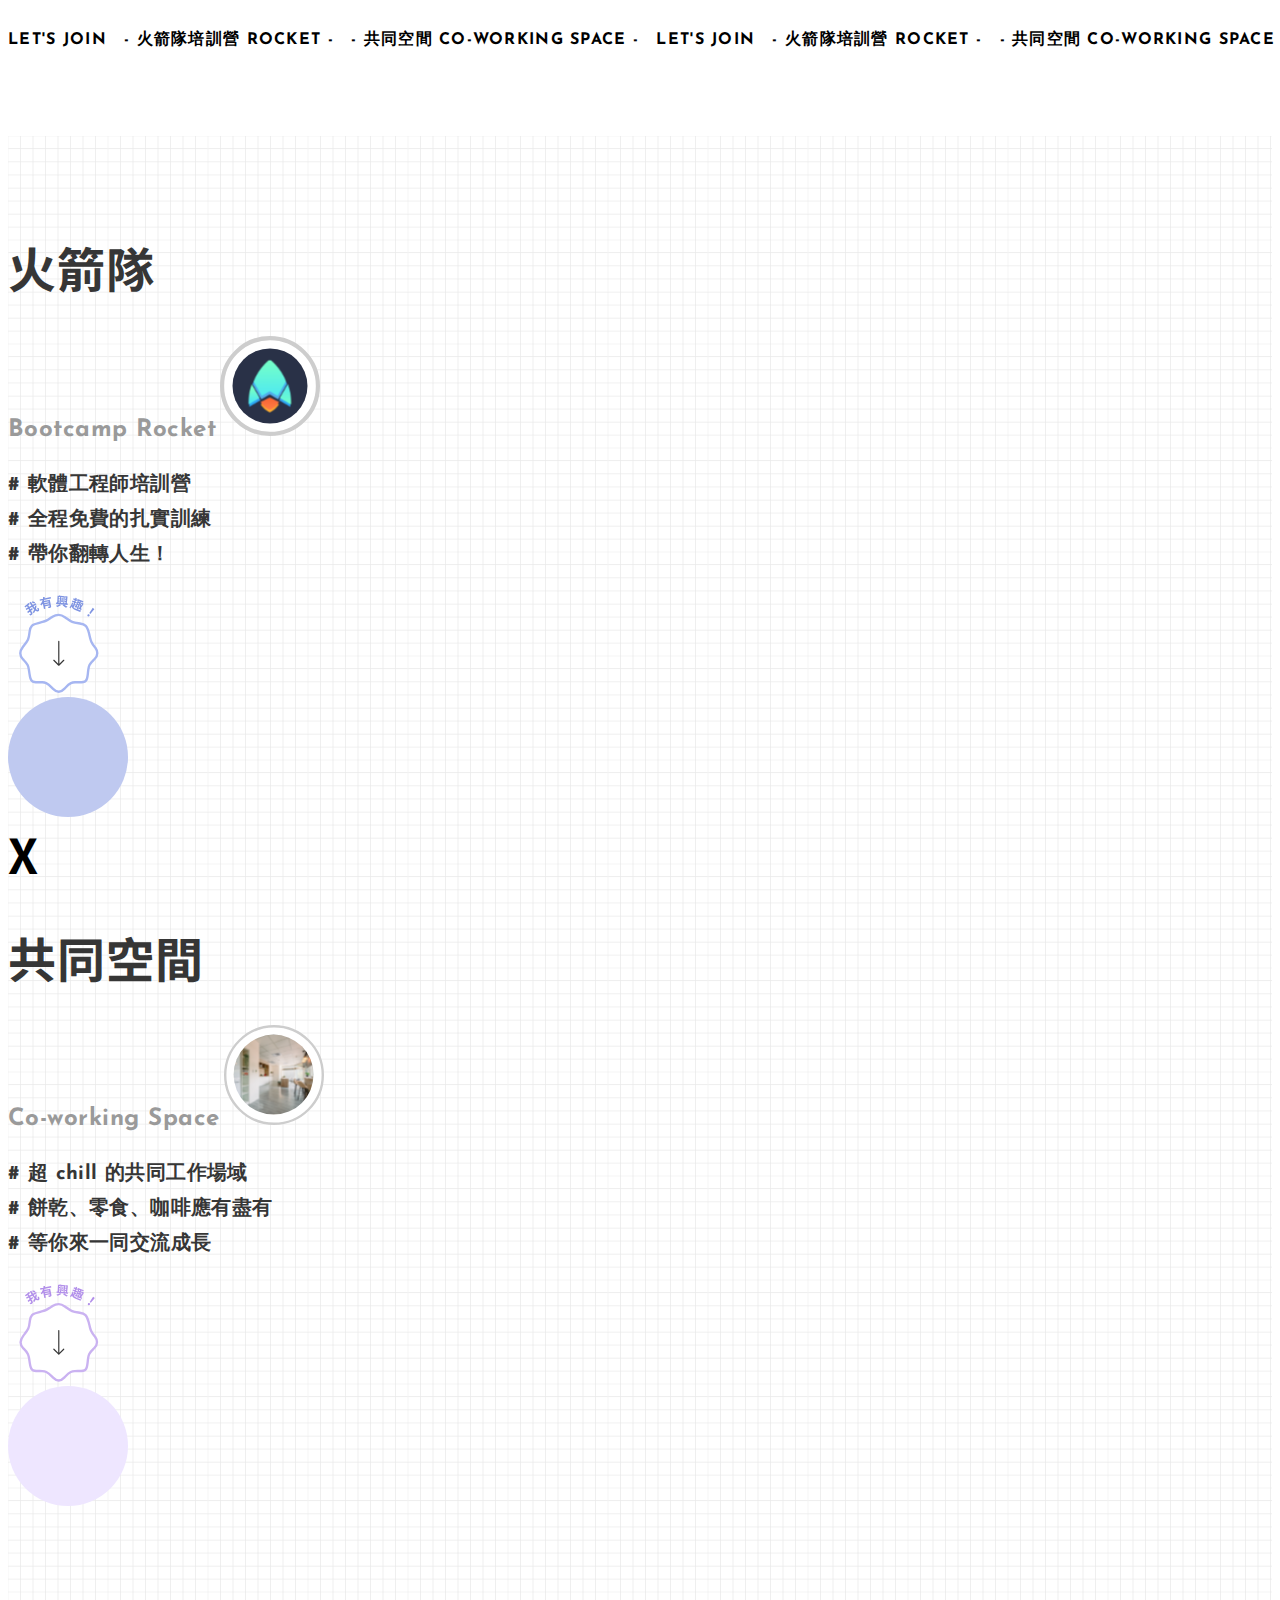
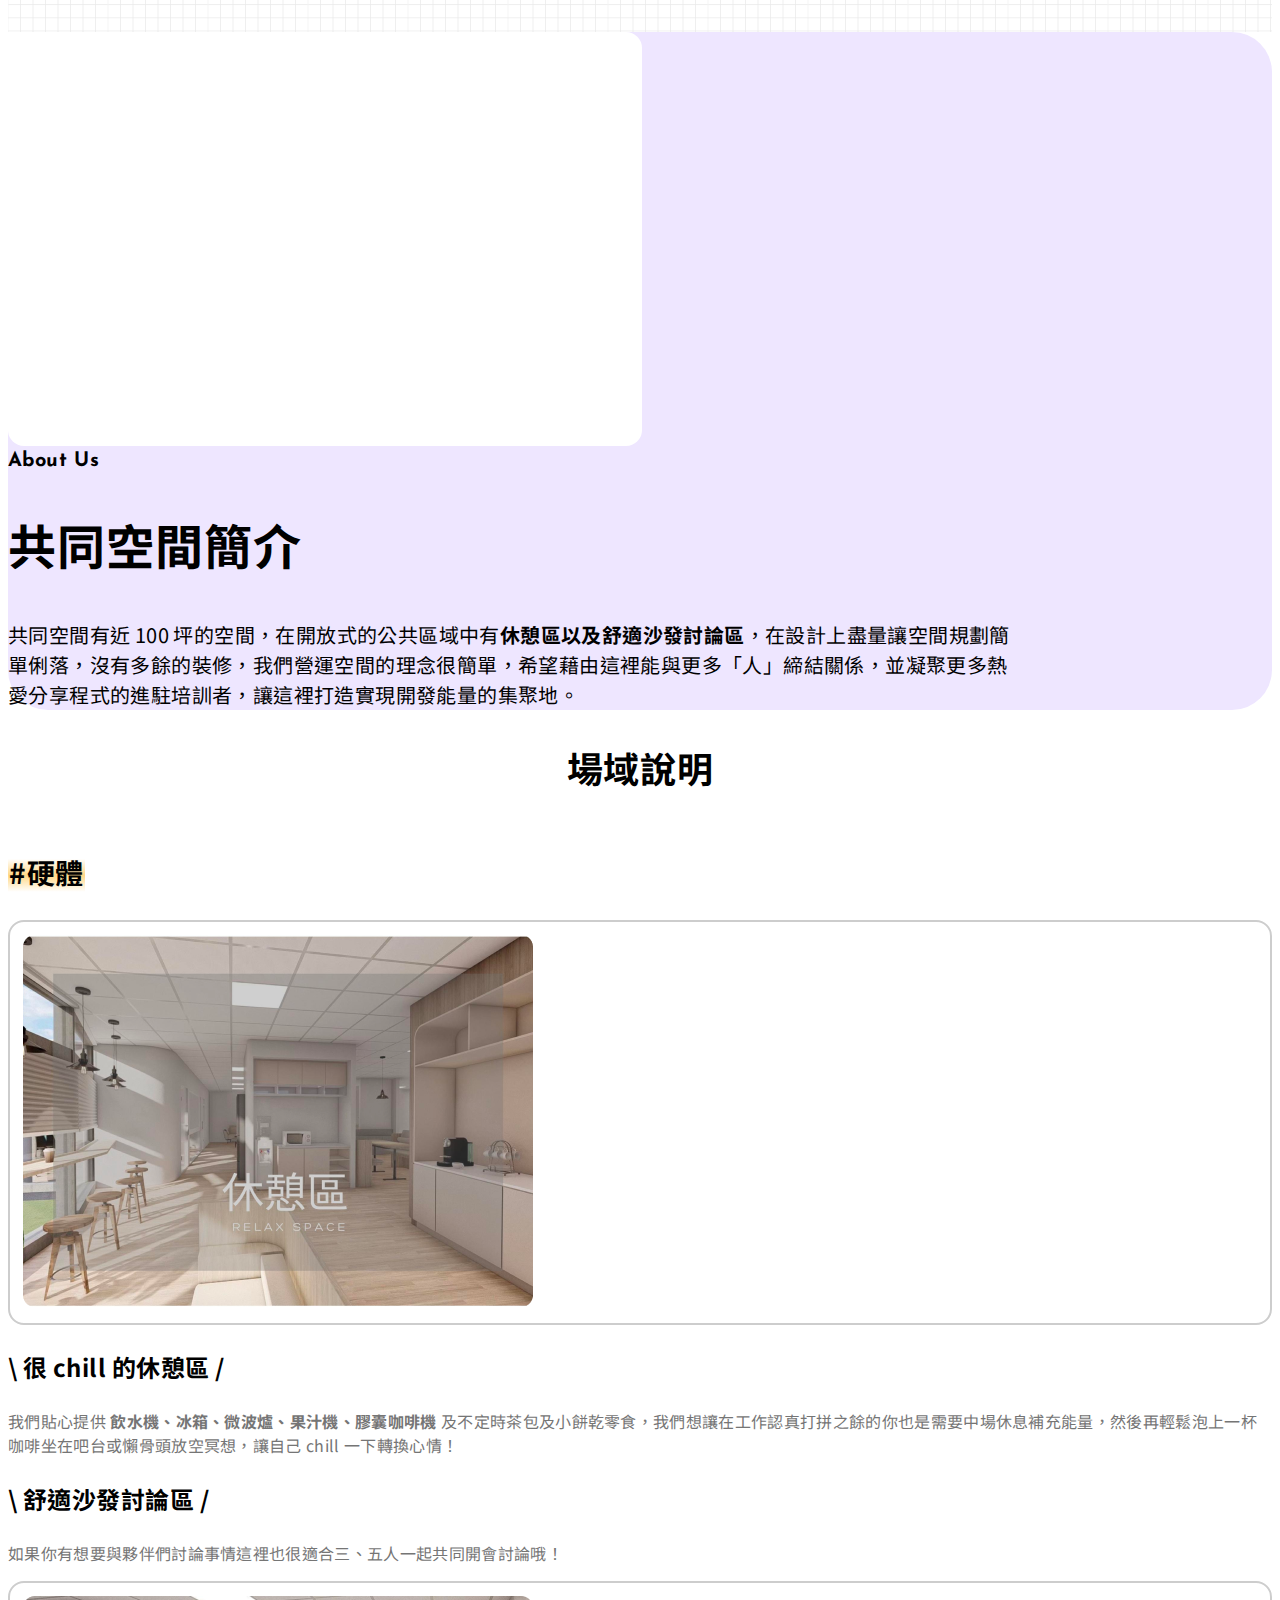
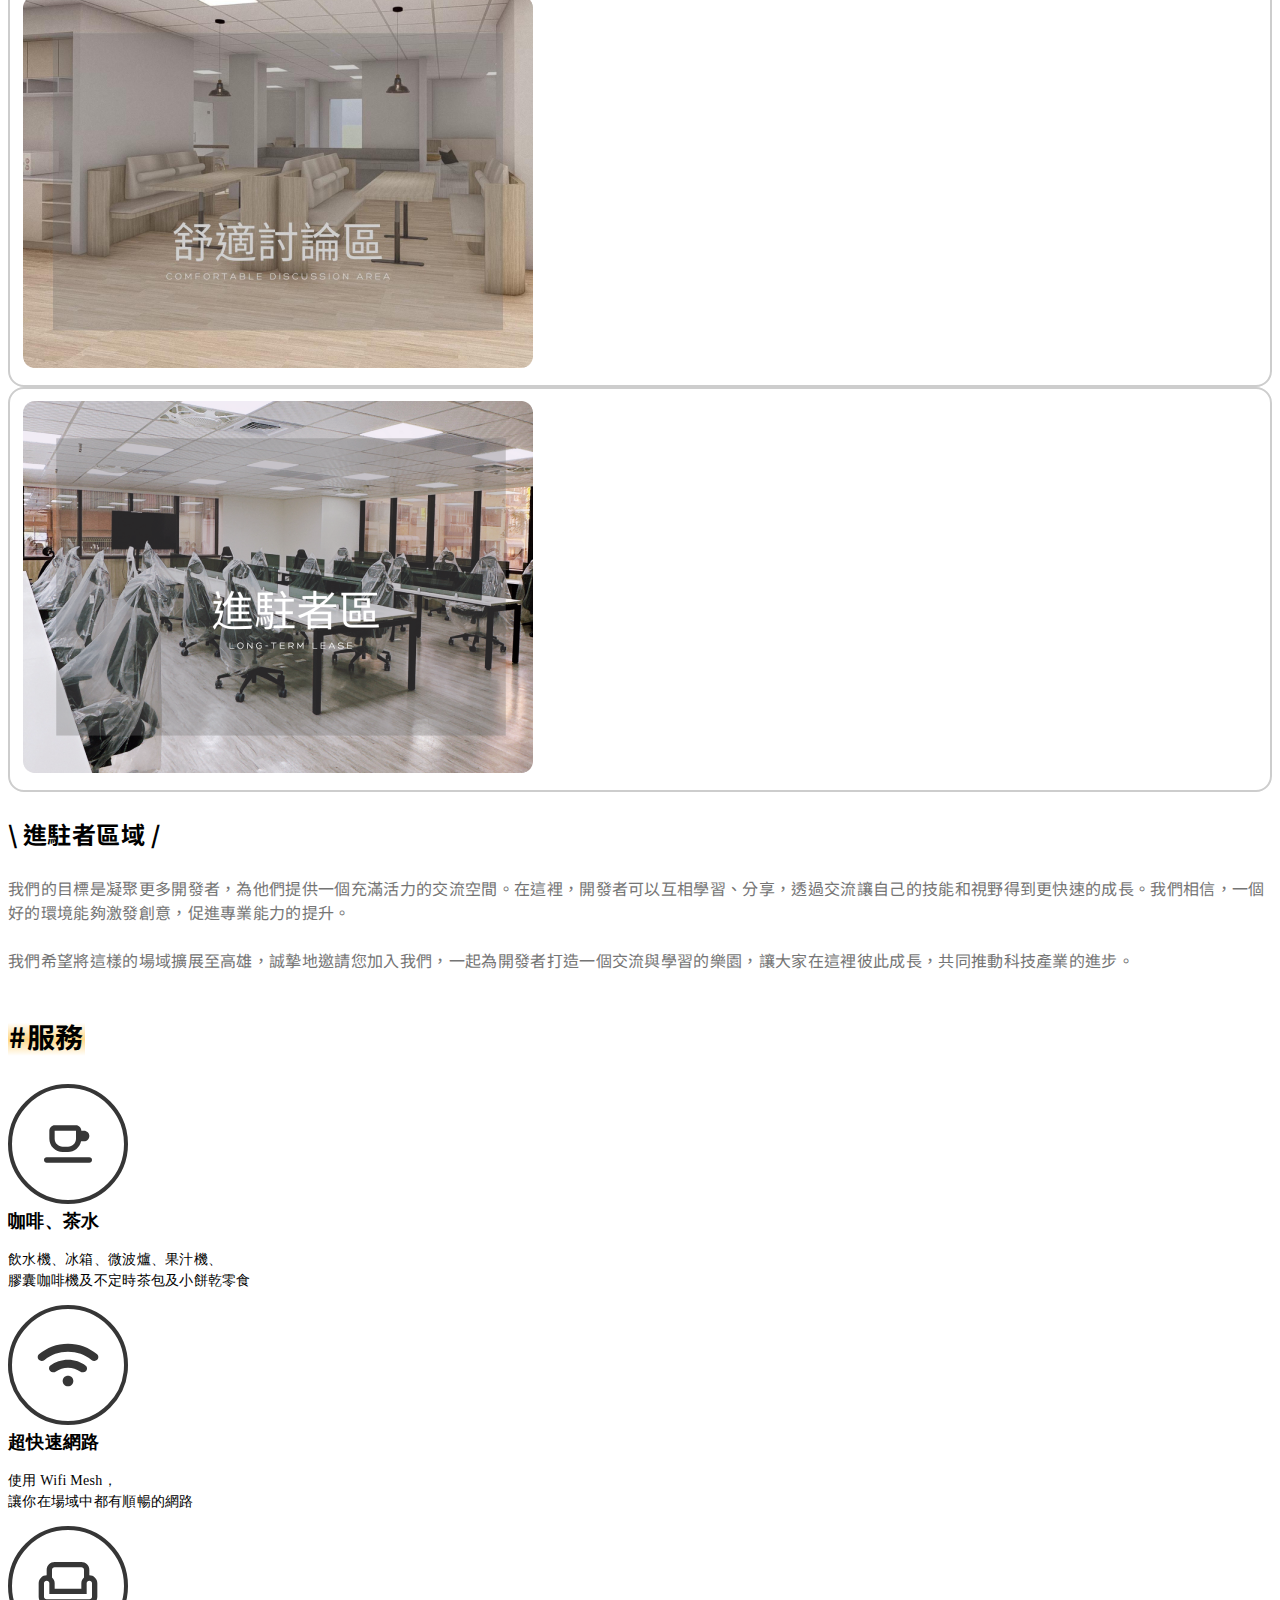
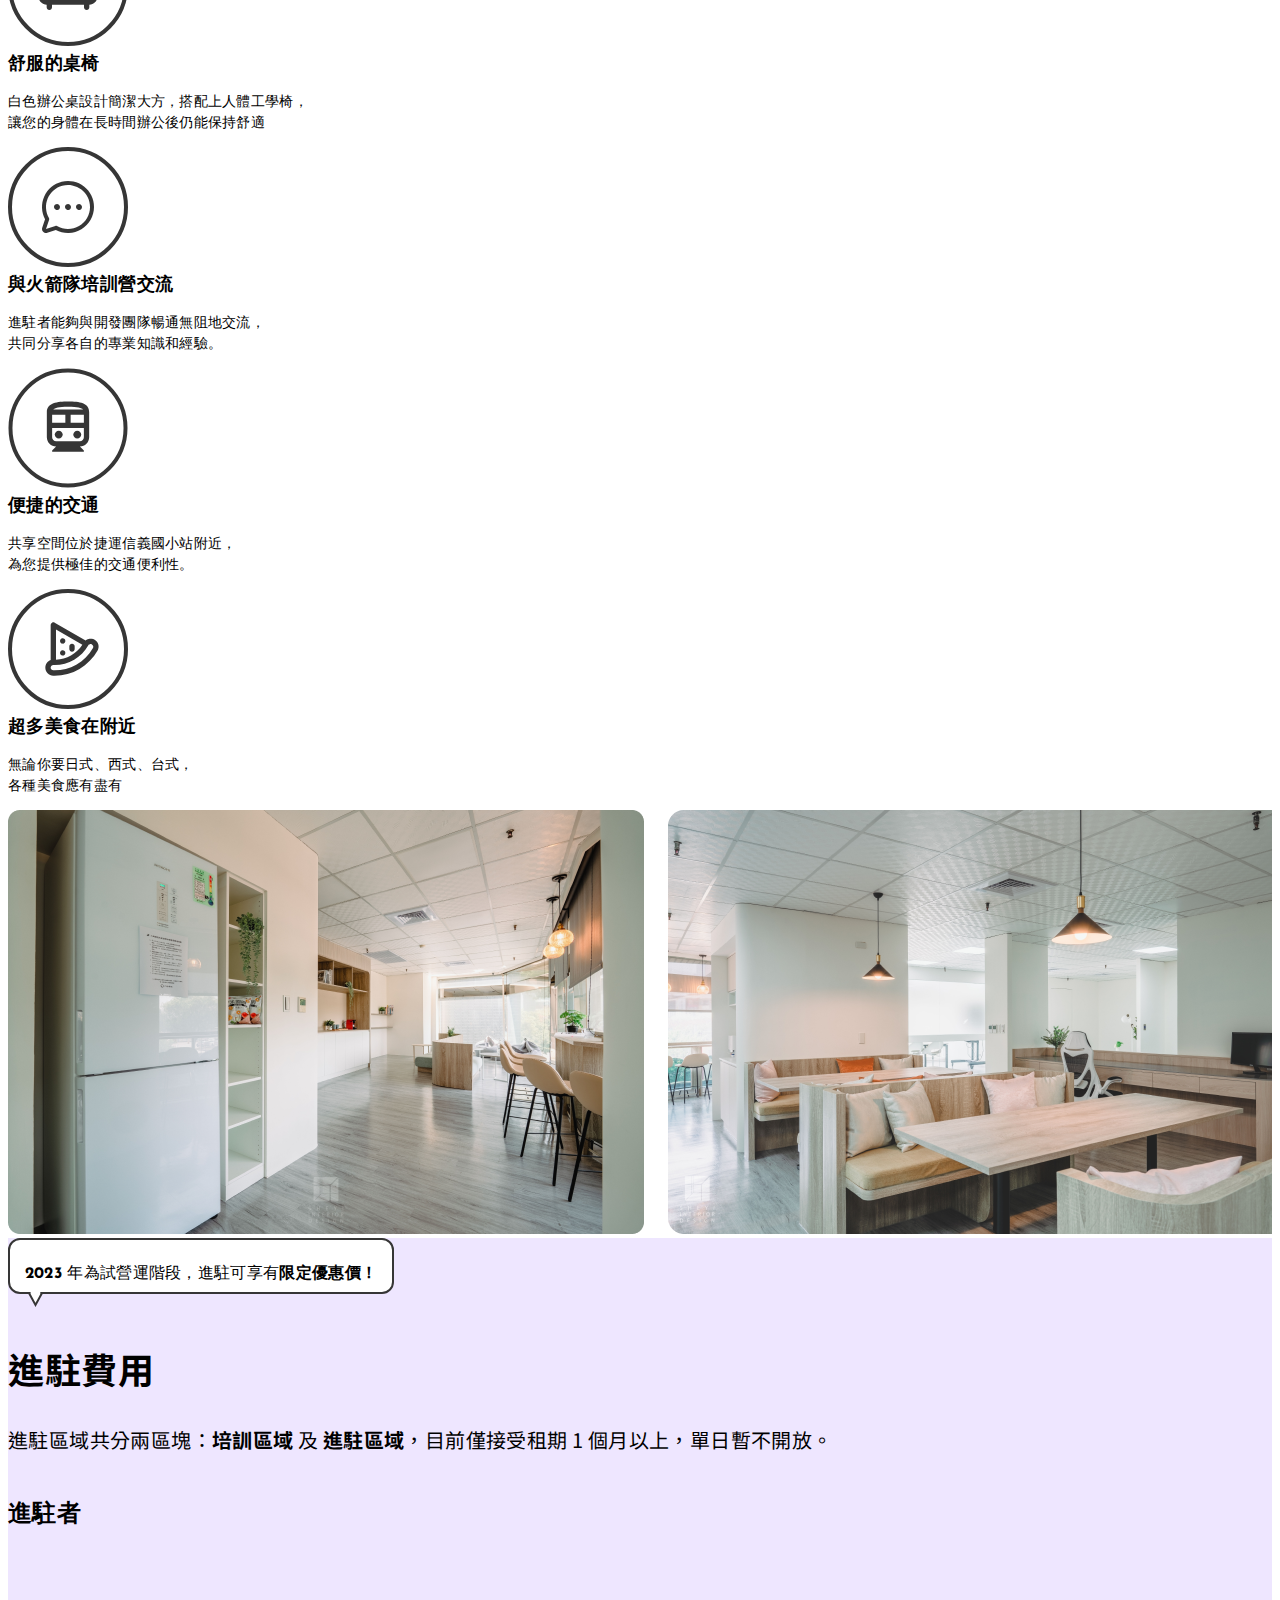
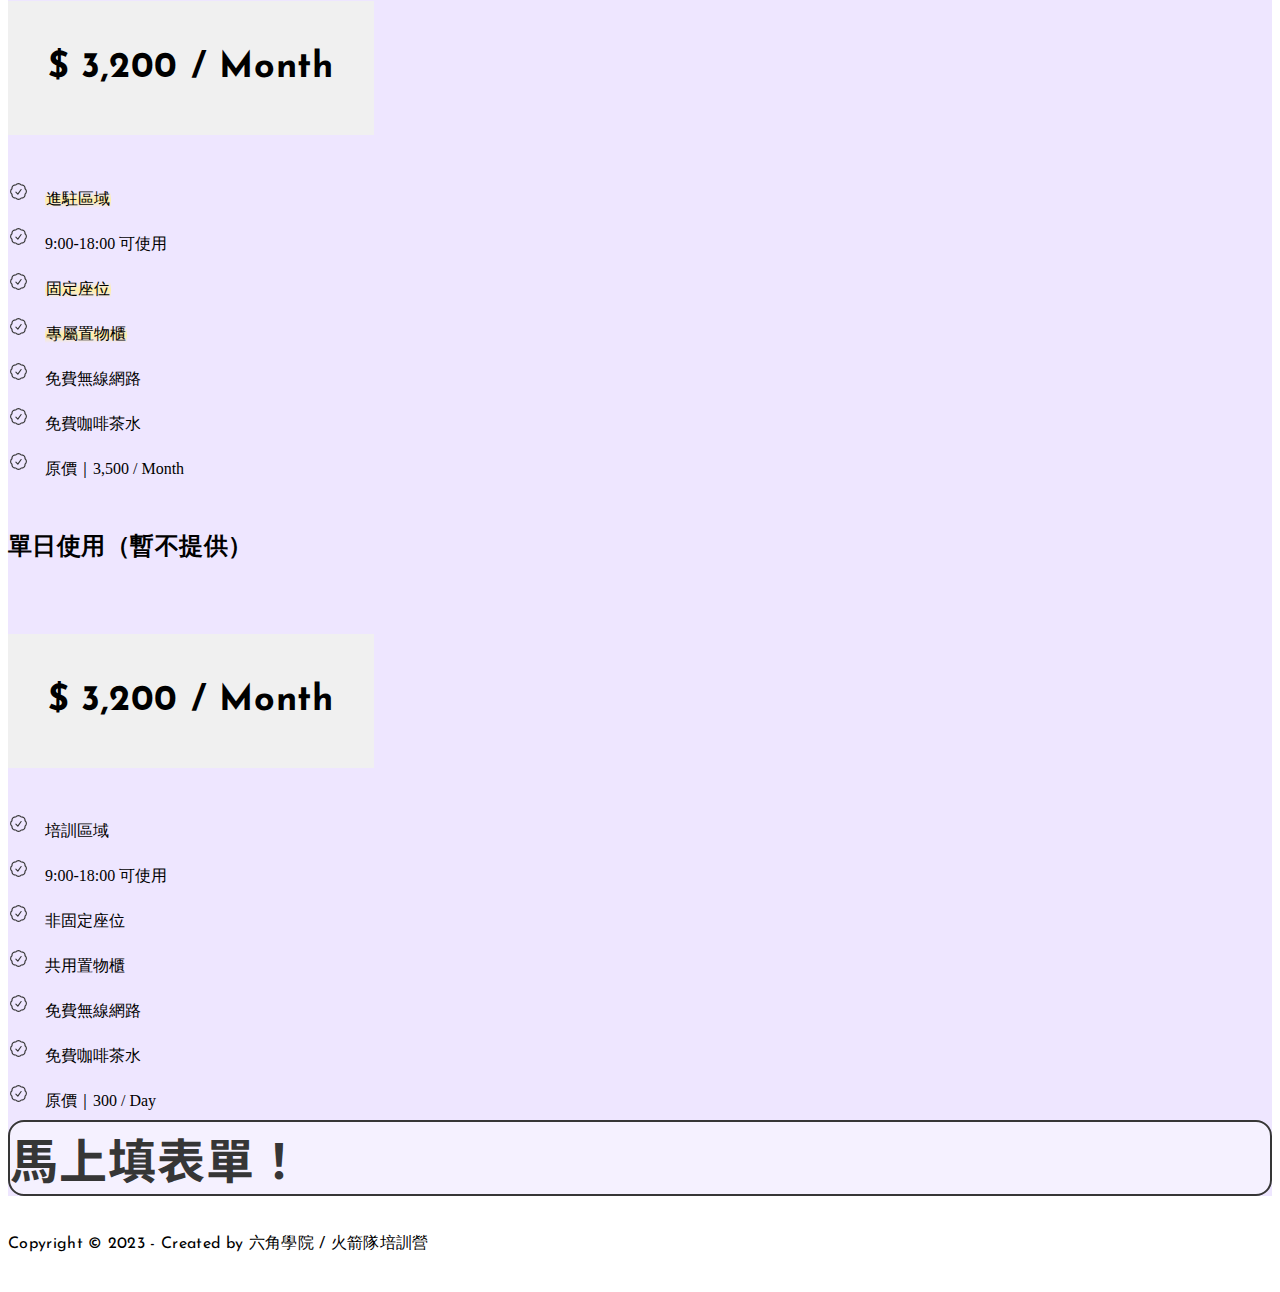
<file: work.html>
<!DOCTYPE html>
<html lang="zh">
  <head>
    <meta charset="UTF-8" />
    <meta http-equiv="X-UA-Compatible" content="IE=edge" />
    <meta
      name="viewport"
      content="width=device-width, user-scalable=no, initial-scale=1.0, maximum-scale=1.0, minimum-scale=1.0"
    />
    <title>Co-working Space</title>
    <link
      href="https://cdn.jsdelivr.net/npm/bootstrap@5.3.0-alpha3/dist/css/bootstrap.min.css"
      rel="stylesheet"
      integrity="sha384-KK94CHFLLe+nY2dmCWGMq91rCGa5gtU4mk92HdvYe+M/SXH301p5ILy+dN9+nJOZ"
      crossorigin="anonymous"
    />
    <link rel="preconnect" href="https://fonts.googleapis.com" />
    <link rel="preconnect" href="https://fonts.gstatic.com" crossorigin />
    <link
      href="https://fonts.googleapis.com/css2?family=Josefin+Sans&family=Noto+Sans+TC&display=swap"
      rel="stylesheet"
    />
    <link rel="stylesheet" href="css/colorStyle.css" />
    <link rel="stylesheet" href="css/fontStyle.css" />
    <link rel="stylesheet" href="css/workLayout.css" />
    <link rel="stylesheet" href="css/workComponents.css" />
  </head>
  <body>
    <header>
      <!-- 頂端跑馬燈 -->
      <div class="fixed-top topBar scroll">
        <div class="marqueeText">
          Let's join&emsp;- 火箭隊培訓營 Rocket -&emsp;- 共同空間 Co-working space -&emsp;Let's join&emsp;- 火箭隊培訓營
          Rocket -&emsp;- 共同空間 Co-working space -&emsp;Let's join&emsp;- 火箭隊培訓營 Rocket -&emsp;- 共同空間
          Co-working space -
        </div>
        <div class="marqueeText">
          Let's join&emsp;- 火箭隊培訓營 Rocket -&emsp;- 共同空間 Co-working space -&emsp;Let's join&emsp;- 火箭隊培訓營
          Rocket -&emsp;- 共同空間 Co-working space -&emsp;Let's join&emsp;- 火箭隊培訓營 Rocket -&emsp;- 共同空間
          Co-working space -
        </div>
      </div>
      <!-- 頂端跑馬燈 -->
    </header>

    <!-- 頁面選擇開始 -->
    <div class="container-fluid chosePage">
      <div class="row justify-content-center align-items-center pageChoose">
        <div class="col-sm-4 pageArea px-4">
          <a href="index.html" class="m_hide"
            ><div class="card text-center align-items-center br-24">
              <h1 class="ns position-absolute top-0 start-50 translate-middle h1-48">火箭隊</h1>
              <span class="js body-24 pageSubTitle mt-5 mb-4">Bootcamp Rocket</span>
              <img src="image/banner-logo-rocket-sm.svg" class="pageIcon_logo mb-3" alt="..." />
              <div class="card-body mb-5">
                <p class="js body-20 pageCardText">
                  # 軟體工程師培訓營<br /># 全程免費的扎實訓練<br /># 帶你翻轉人生！
                </p>
                <img
                  class="pageIcon_logo position-absolute top-100 start-50 translate-middle"
                  src="image/banner-btn-rocket-lg.svg"
                />
                <div class="pageIcon_bg Blue-200 position-absolute top-100 start-50 translate-middle"></div>
              </div></div
          ></a>
          <a href="index.html" class="m_show">
            <div class="pageCard_m">
              <div class="pageArea_m mb-2">
                <img src="image/banner-logo-rocket-sm.svg" class="pageIcon_logo" alt="..." />
                <h1 class="ns h1-48">火箭隊</h1>
              </div>
              <span class="js body-24 pageSubTitle">Bootcamp Rocket</span>
              <img class="position-absolute top-50 start-100 translate-middle" src="image/banner-btn-rocket-sm.svg" />
              <div class="pageIcon_bg Blue-200 position-absolute top-50 start-100 translate-middle"></div>
            </div>
          </a>
        </div>
        <div class="col-sm-1 ns text-center h1-48 m_hide">X</div>
        <div class="col-sm-4 pageArea px-4">
          <a href="#about" class="m_hide"
            ><div class="card text-center align-items-center position-relative br-24">
              <h1 class="ns position-absolute top-0 start-50 translate-middle h1-48">共同空間</h1>
              <span class="js body-24 pageSubTitle mt-5 mb-4">Co-working Space</span>
              <img src="image/banner-logo-coworking-lg.svg" class="pageIcon_logo mb-3" alt="..." />
              <div class="card-body mb-5">
                <p class="js body-20 pageCardText">
                  # 超 chill 的共同工作場域<br /># 餅乾、零食、咖啡應有盡有<br />
                  # 等你來一同交流成長
                </p>
                <img
                  class="pageIcon_logo position-absolute top-100 start-50 translate-middle"
                  src="image/banner-btn-coworking-lg.svg"
                />
                <div class="pageIcon_bg Violet-200 position-absolute top-100 start-50 translate-middle"></div>
              </div></div
          ></a>
          <a href="work.html" class="m_show mt-5 mb-4">
            <div class="pageCard_m">
              <div class="pageArea_m mb-2">
                <img src="image/banner-logo-coworking-sm.svg" class="pageIcon_logo" alt="..." />
                <h1 class="ns h1-48">共同空間</h1>
              </div>
              <span class="js body-24 pageSubTitle">Co-working Space</span>
              <img
                class="position-absolute top-50 start-100 translate-middle"
                src="image/banner-btn-coworking-sm.svg"
              />
              <div class="pageIcon_bg Violet-200 position-absolute top-50 start-100 translate-middle"></div>
            </div>
          </a>
        </div>
      </div>
    </div>
    <!-- 頁面選擇結束 -->

    <!-- 地圖開始 -->
    <div class="container-fluid mapArea Violet-200" id="about">
      <div class="row justify-content-center align-items-center">
        <div class="col-sm-6 m_hide">
          <div class="row justify-content-center align-items-center my-5">
            <div class="col-sm-6 mapFrame">
              <iframe
                src="https://www.google.com/maps/embed?pb=!1m18!1m12!1m3!1d920.6726921194139!2d120.30986646954256!3d22.628019898715785!2m3!1f0!2f0!3f0!3m2!1i1024!2i768!4f13.1!3m3!1m2!1s0x346e0491b7febacd%3A0x24542bac2726199b!2z5a-25oiQ5LiW57SA5aSn5qiT!5e0!3m2!1szh-TW!2stw!4v1684231009062!5m2!1szh-TW!2stw"
                width="100%"
                height="100%"
                style="border: 0"
                allowfullscreen=""
                loading="lazy"
                referrerpolicy="no-referrer-when-downgrade"
              ></iframe>
            </div>
          </div>
        </div>
        <div class="col-sm-6 align-self-start mt-5 px-5">
          <div class="mapTextBox">
            <p class="js body-20" style="margin: 0">About Us</p>
            <h1 class="ns h1-48">共同空間簡介</h1>
            <p class="ns body-20 mapText">
              共同空間有近 100
              坪的空間，在開放式的公共區域中有<b>休憩區以及舒適沙發討論區</b>，在設計上盡量讓空間規劃簡單俐落，沒有多餘的裝修，我們營運空間的理念很簡單，希望藉由這裡能與更多「人」締結關係，並凝聚更多熱愛分享程式的進駐培訓者，讓這裡打造實現開發能量的集聚地。
            </p>
          </div>
        </div>
        <div class="col-sm-6 m_show">
          <div class="row justify-content-center align-items-center mb-4">
            <div class="col-sm-6 mapFrame">
              <iframe
                src="https://www.google.com/maps/embed?pb=!1m18!1m12!1m3!1d920.6726921194139!2d120.30986646954256!3d22.628019898715785!2m3!1f0!2f0!3f0!3m2!1i1024!2i768!4f13.1!3m3!1m2!1s0x346e0491b7febacd%3A0x24542bac2726199b!2z5a-25oiQ5LiW57SA5aSn5qiT!5e0!3m2!1szh-TW!2stw!4v1684231009062!5m2!1szh-TW!2stw"
                width="100%"
                height="100%"
                style="border: 0"
                allowfullscreen=""
                loading="lazy"
                referrerpolicy="no-referrer-when-downgrade"
              ></iframe>
            </div>
          </div>
        </div>
      </div>
    </div>
    <!-- 地圖結束 -->

    <!-- 場域開始 -->
    <div class="container">
      <h2 class="ns h2-36 my-5" style="text-align: center">場域說明</h2>

      <!-- 硬體區開始 -->
      <div class="row justify-content-center align-items-center placeArea mb-5">
        <div class="col-sm-10">
          <h3 class="ns tagTitle mb-4">
            <mark class="orange">#硬體</mark>
          </h3>
        </div>
        <div class="col-sm-5 text-center">
          <div class="hdPic">
            <img src="image/instruction-rest-lg.png" alt="" />
          </div>
        </div>
        <div class="col-sm-5">
          <h3 class="ns body-24 mb-4 hdTitle">\ 很 chill 的休憩區 /</h3>
          <p class="ns body-16 hdText">
            我們貼心提供
            <b>飲水機、冰箱、微波爐、果汁機、膠囊咖啡機</b>
            及不定時茶包及小餅乾零食，我們想讓在工作認真打拼之餘的你也是需要中場休息補充能量，然後再輕鬆泡上一杯咖啡坐在吧台或懶骨頭放空冥想，讓自己
            chill 一下轉換心情！
          </p>
        </div>
        <div class="col-sm-5 text-center m_show">
          <div class="hdPic">
            <img src="image/instruction-discuss-lg.png" alt="" />
          </div>
        </div>
        <div class="col-sm-5">
          <h3 class="ns body-24 mb-4 hdTitle">\ 舒適沙發討論區 /</h3>
          <p class="ns body-16 hdText">如果你有想要與夥伴們討論事情這裡也很適合三、五人一起共同開會討論哦！</p>
        </div>
        <div class="col-sm-5 text-center my-5 m_hide">
          <div class="hdPic">
            <img src="image/instruction-discuss-lg.png" alt="" />
          </div>
        </div>
        <div class="col-sm-5 text-center">
          <div class="hdPic">
            <img src="image/instruction-freelancer-lg.png" alt="" />
          </div>
        </div>
        <div class="col-sm-5">
          <h3 class="ns body-24 mb-4 hdTitle">\ 進駐者區域 /</h3>
          <p class="ns body-16 hdText">
            我們的目標是凝聚更多開發者，為他們提供一個充滿活力的交流空間。在這裡，開發者可以互相學習、分享，透過交流讓自己的技能和視野得到更快速的成長。我們相信，一個好的環境能夠激發創意，促進專業能力的提升。
            <br /><br />我們希望將這樣的場域擴展至高雄，誠摯地邀請您加入我們，一起為開發者打造一個交流與學習的樂園，讓大家在這裡彼此成長，共同推動科技產業的進步。
          </p>
        </div>
      </div>
      <!-- 硬體區結束 -->

      <!-- 服務區開始 -->
      <div class="row justify-content-center placeArea">
        <div class="col-sm-10">
          <h3 class="ns tagTitle mb-4">
            <mark class="orange">#服務</mark>
          </h3>
        </div>
        <div class="col-sm-3 text-center my-4 mx-3">
          <div class="serviceBox">
            <img
              src="image/ic-coffee-lg.svg
                    "
              alt=""
              class="serviceIcon"
            />
            <div class="serviceTextBox">
              <h6 class="nc serviceTitle mt-4">咖啡、茶水</h6>
              <p class="nc serviceText mt-2">
                飲水機、冰箱、微波爐、果汁機、<br />
                膠囊咖啡機及不定時茶包及小餅乾零食
              </p>
            </div>
          </div>
        </div>
        <div class="col-sm-3 text-center my-4 mx-3">
          <div class="serviceBox">
            <img
              src="image/ic-wifi-lg.svg
                    "
              alt=""
              class="serviceIcon"
            />
            <div class="serviceTextBox">
              <h6 class="nc serviceTitle mt-4">超快速網路</h6>
              <p class="nc serviceText mt-2">
                使用 Wifi Mesh，
                <br />讓你在場域中都有順暢的網路
              </p>
            </div>
          </div>
        </div>
        <div class="col-sm-3 text-center my-4 mx-3">
          <div class="serviceBox">
            <img
              src="image/ic-office-lg.svg
                    "
              alt=""
              class="serviceIcon"
            />
            <div class="serviceTextBox">
              <h6 class="nc serviceTitle mt-4">舒服的桌椅</h6>
              <p class="nc serviceText mt-2">
                白色辦公桌設計簡潔大方，搭配上人體工學椅，<br />讓您的身體在長時間辦公後仍能保持舒適
              </p>
            </div>
          </div>
        </div>
        <div class="col-sm-3 text-center my-4 mx-3">
          <div class="serviceBox">
            <img
              src="image/ic-chat-lg.svg
                    "
              alt=""
              class="serviceIcon"
            />
            <div class="serviceTextBox">
              <h6 class="nc serviceTitle mt-4">與火箭隊培訓營交流</h6>
              <p class="nc serviceText mt-2">
                進駐者能夠與開發團隊暢通無阻地交流，<br />共同分享各自的專業知識和經驗。
              </p>
            </div>
          </div>
        </div>
        <div class="col-sm-3 text-center my-4 mx-3">
          <div class="serviceBox">
            <img
              src="image/ic-traffic-lg.svg
                    "
              alt=""
              class="serviceIcon"
            />
            <div class="serviceTextBox">
              <h6 class="nc serviceTitle mt-4">便捷的交通</h6>
              <p class="nc serviceText mt-2">
                共享空間位於捷運信義國小站附近，<br />
                為您提供極佳的交通便利性。
              </p>
            </div>
          </div>
        </div>
        <div class="col-sm-3 text-center my-4 mx-3">
          <div class="serviceBox">
            <img
              src="image/ic-food-lg.svg
                    "
              alt=""
              class="serviceIcon"
            />
            <div class="serviceTextBox">
              <h6 class="nc serviceTitle mt-4">超多美食在附近</h6>
              <p class="nc serviceText mt-2">
                無論你要日式、西式、台式，<br />
                各種美食應有盡有
              </p>
            </div>
          </div>
        </div>
      </div>
      <!-- 服務區結束 -->
    </div>
    <!-- 場域結束 -->

    <!-- 展示開始 -->
    <!-- <div class="container-fluid" style="padding: 0">
            <div class="row scroll-x overflow-scroll my-5">
                <div class="col-sm-12">
                    <img src="image/carousel1-lg.png" class="me-4" alt="..." />
                    <img src="image/carousel2-lg.png" class="me-4" alt="..." />
                    <img src="image/carousel3-lg.png" class="me-4" alt="..." />
                    <img src="image/carousel4-lg.png" class="me-4" alt="..." />
                    <img src="image/carousel5-lg.png" class="me-4" alt="..." />
                    <img src="image/carousel6-lg.png" class="me-4" alt="..." />
                    <img src="image/carousel7-lg.png" class="me-4" alt="..." />
                    <img src="image/carousel8-lg.png" class="me-4" alt="..." />
                </div>
            </div>
        </div> -->

    <div class="scroll-x my-5">
      <div class="scrollPic">
        <img src="image/carousel1-lg.png" alt="..." />
        <img src="image/carousel2-lg.png" alt="..." />
        <img src="image/carousel3-lg.png" alt="..." />
        <img src="image/carousel4-lg.png" alt="..." />
        <img src="image/carousel5-lg.png" alt="..." />
        <img src="image/carousel6-lg.png" alt="..." />
        <img src="image/carousel7-lg.png" alt="..." />
        <img src="image/carousel8-lg.png" alt="..." />
      </div>
      <!-- <div class="scrollPic">
                <img src="image/carousel1-lg.png" alt="..." />
                <img src="image/carousel2-lg.png" alt="..." />
                <img src="image/carousel3-lg.png" alt="..." />
                <img src="image/carousel4-lg.png" alt="..." />
                <img src="image/carousel5-lg.png" alt="..." />
                <img src="image/carousel6-lg.png" alt="..." />
                <img src="image/carousel7-lg.png" alt="..." />
                <img src="image/carousel8-lg.png" alt="..." />
            </div> -->
    </div>

    <!-- 展示結束 -->

    <!-- 進駐開始 -->
    <div class="container-fluid Violet-200">
      <div class="row justify-content-center align-items-center pt-5">
        <div class="col-sm-9 mt-5 mb-2">
          <div class="priceImg-container">
            <img src="image/promotion-lg.svg" alt="Image" />
            <div class="js body-16 priceSpan">
              <p><b>2023 </b>年為試營運階段，進駐可享有<b>限定優惠價！</b></p>
            </div>
          </div>
        </div>
        <div class="col-sm-9 mb-4">
          <h2 class="ns h2-36">進駐費用</h2>
          <p class="ns body-20" style="font-weight: 400">
            進駐區域共分兩區塊：<b>培訓區域</b> 及 <b>進駐區域</b>，目前僅接受租期 1 個月以上，單日暫不開放。
          </p>
        </div>

        <!-- 卡片 -->
        <div class="row justify-content-sm-center align-items-center mb-5 enterArea d-flex flex-nowrap overflow-scroll">
          <div class="col-sm-5 text-center d-flex justify-content-center">
            <div class="card enterCard br-24 px-5 pb-4">
              <div class="card-body">
                <h5 class="nc body-24 my-4">進駐者</h5>
                <h2 class="js h2-36 enterPrice Neutral-200 mb-4">$ 3,200 / Month</h2>
                <div class="enterCardTextArea">
                  <div class="enterCardTextBox">
                    <img src="image/ic-check-lg.svg" alt="" class="enterCardTextIcon" />
                    <p class="enterCardText">
                      <mark class="yellow">進駐區域</mark>
                    </p>
                  </div>
                  <div class="enterCardTextBox">
                    <img src="image/ic-check-lg.svg" alt="" class="enterCardTextIcon" />
                    <p class="enterCardText">9:00-18:00 可使用</p>
                  </div>
                  <div class="enterCardTextBox">
                    <img src="image/ic-check-lg.svg" alt="" class="enterCardTextIcon" />
                    <p class="enterCardText">
                      <mark class="yellow">固定座位</mark>
                    </p>
                  </div>
                  <div class="enterCardTextBox">
                    <img src="image/ic-check-lg.svg" alt="" class="enterCardTextIcon" />
                    <p class="enterCardText">
                      <mark class="yellow">專屬置物櫃</mark>
                    </p>
                  </div>
                  <div class="enterCardTextBox">
                    <img src="image/ic-check-lg.svg" alt="" class="enterCardTextIcon" />
                    <p class="enterCardText">免費無線網路</p>
                  </div>
                  <div class="enterCardTextBox">
                    <img src="image/ic-check-lg.svg" alt="" class="enterCardTextIcon" />
                    <p class="enterCardText">免費咖啡茶水</p>
                  </div>
                  <div class="enterCardTextBox">
                    <img src="image/ic-check-lg.svg" alt="" class="enterCardTextIcon" />
                    <p class="enterCardText">原價｜3,500 / Month</p>
                  </div>
                </div>
              </div>
            </div>
          </div>
          <div class="col-sm-5 text-center d-flex justify-content-center">
            <div class="card enterCard br-24 px-5 pb-4">
              <div class="card-body">
                <h5 class="nc body-24 my-4">單日使用（暫不提供）</h5>
                <h2 class="js h2-36 enterPrice Neutral-200 mb-4">$ 3,200 / Month</h2>
                <div class="enterCardTextArea">
                  <div class="enterCardTextBox">
                    <img src="image/ic-check-lg.svg" alt="" class="enterCardTextIcon" />
                    <p class="enterCardText">培訓區域</p>
                  </div>
                  <div class="enterCardTextBox">
                    <img src="image/ic-check-lg.svg" alt="" class="enterCardTextIcon" />
                    <p class="enterCardText">9:00-18:00 可使用</p>
                  </div>
                  <div class="enterCardTextBox">
                    <img src="image/ic-check-lg.svg" alt="" class="enterCardTextIcon" />
                    <p class="enterCardText">非固定座位</p>
                  </div>
                  <div class="enterCardTextBox">
                    <img src="image/ic-check-lg.svg" alt="" class="enterCardTextIcon" />
                    <p class="enterCardText">共用置物櫃</p>
                  </div>
                  <div class="enterCardTextBox">
                    <img src="image/ic-check-lg.svg" alt="" class="enterCardTextIcon" />
                    <p class="enterCardText">免費無線網路</p>
                  </div>
                  <div class="enterCardTextBox">
                    <img src="image/ic-check-lg.svg" alt="" class="enterCardTextIcon" />
                    <p class="enterCardText">免費咖啡茶水</p>
                  </div>
                  <div class="enterCardTextBox">
                    <img src="image/ic-check-lg.svg" alt="" class="enterCardTextIcon" />
                    <p class="enterCardText">原價｜300 / Day</p>
                  </div>
                </div>
              </div>
            </div>
          </div>
        </div>
        <!-- 卡片 -->

        <!-- 填表按鈕 -->
        <div class="row justify-content-center align-items-center">
          <div class="col-sm-9 justify-content-center text-center enterForm Violet-100 br-16 mb-5 py-4">
            <a href="" class="enterFormBox justify-content-center d-inline-flex">
              <p class="ns h1-48 enterFormTitle">馬上填表單！</p>
              <img src="image/ic-go-coworking.svg" alt="" class="hiddenDiv" />
            </a>
          </div>
        </div>
        <!-- 填表按鈕 -->
      </div>
    </div>
    <!-- 進駐結束 -->

    <!-- 底部區塊開始 -->
    <footer class="footer">
      <div class="container">
        <div class="row">
          <div class="col text-center footerArea m_hide">
            <span class="js body-16 footerText">Copyright © 2023 - Created by 六角學院 / 火箭隊培訓營</span>
          </div>
          <div class="col text-center footerArea footerArea_m">
            <span class="js body-16 footerText"
              >Copyright © 2023<br />
              - Created by 六角學院 / 火箭隊培訓營</span
            >
          </div>
        </div>
      </div>
    </footer>
    <!-- 底部區塊結束 -->
  </body>
  <script
    src="https://cdn.jsdelivr.net/npm/bootstrap@5.0.2/dist/js/bootstrap.bundle.min.js"
    integrity="sha384-MrcW6ZMFYlzcLA8Nl+NtUVF0sA7MsXsP1UyJoMp4YLEuNSfAP+JcXn/tWtIaxVXM"
    crossorigin="anonymous"
  ></script>
</html>
</file>
<file: css/colorStyle.css>
.Blue-100 {
    background: #e6ebff;
}
.Blue-200 {
    background: #bfc9f0;
}
.Blue-300 {
    background: #a6b6f1;
}
.Blue-400 {
    background: #7f94e2;
}

.Violet-100 {
    background-color: #f5f1ff;
}
.Violet-200 {
    background: #eee6ff;
}
.Violet-300 {
    background: #cab2f1;
}
.Violet-400 {
    background: #b28fea;
}

.Neutral-100 {
    background: #f8f9fd;
}
.Neutral-200 {
    background-color: #f0f0f0;
}

.P-Orange {
    background: #ffd887;
}
</file>
<file: css/fontStyle.css>
a {
    text-decoration: none;
    color: #363636;
}
.ns {
    font-family: "Noto Sans TC";
}
.js {
    font-family: "Josefin Sans";
}
.h1-48 {
    font-weight: 700;
    font-size: 48px;
    line-height: 150%;
    letter-spacing: 0.02em;
}
.h2-36 {
    font-weight: 700;
    font-size: 36px;
    line-height: 150%;
    letter-spacing: 0.02em;
}
.h3-32 {
    font-weight: 700;
    font-size: 32px;
    line-height: 150%;
    letter-spacing: 0.02em;
    margin: 0;
}
.body-24 {
    font-weight: 700;
    font-size: 24px;
    line-height: 150%;
    letter-spacing: 0.02em;
}
.body-20 {
    font-weight: 700;
    font-size: 20px;
    line-height: 150%;
    letter-spacing: 0.02em;
}
.body-16 {
    font-weight: 400;
    font-size: 16px;
    line-height: 150%;
    letter-spacing: 0.02em;
}

@media (max-width: 428px) {
    .h1-48 {
        font-size: 32px;
    }
    .h2-36 {
        font-size: 28px;
    }
    .h3-32 {
        font-size: 24px;
    }
    .body-24 {
        font-size: 20px;
    }
    .body-20 {
        font-size: 16px;
    }
}

mark.yellow {
    background: linear-gradient(transparent 20%, #ffeea3, transparent 95%);
    padding: 2px 1px;
}

mark.orange {
    background: linear-gradient(transparent 20%, #ffd887, transparent 95%);
    padding: 2px 1px;
}

/* - 頁面區域 */
.pageTitle {
    position: absolute;
    top: -9%;
}
.pageSubTitle {
    color: #9a9a9a;
}
.pageCardText {
    line-height: 175%;
}
/* - 頁面區域 */

/* - 介紹區域 */
.jobSubTitle {
    font-weight: 700;
    font-size: 24px;
    line-height: 150%;
    letter-spacing: 0.02em;
    color: #9a9a9a;
}
/* - 介紹區域 */

/* - 教練區域 */
.coachInfo {
    font-weight: 400;
    font-size: 16px;
    line-height: 175%;
    letter-spacing: 0.02em;
    list-style-type: disc;
}
.coachInfo a {
    text-decoration: underline;
}
/* - 教練區域 */

/* - 協助單位區域 */
.assistUnit {
    font-weight: 700;
}
/* - 協助單位區域 */

/* - 地圖區域 */
.mapText {
    font-weight: 400;
    margin-top: 40px;
}

@media (max-width: 428px) {
    .mapText {
        margin-top: 16px;
    }
}
/* - 地圖區域 */

/* - 場域區域 */
.tagTitle {
    display: inline-block;
    font-weight: 700;
    font-size: 28px;
    letter-spacing: 0.02em;
}
.hdText {
    color: #757575;
}
.serviceTitle {
    font-weight: 700;
    font-size: 18px;
    line-height: 150%;
    letter-spacing: 0.02em;
    margin: 0;
}
.serviceText {
    font-weight: 400;
    font-size: 14px;
    line-height: 150%;
    letter-spacing: 0.02em;
}
/* - 場域區域 */

/* - 進駐區域 */
.enterCardTextIcon {
    height: 21px;
    width: 21px;
}
.enterCardTextArea {
    text-align: start;
    display: inline-block;
    width: 84%;
}
.enterCardText {
    font-weight: 400;
    margin-bottom: 0;
    margin-left: 16px;
}
/* - 進駐區域 */
</file>
<file: css/workLayout.css>
img {
    max-width: 100%;
    height: auto;
}

/* * border */
.br-40 {
    border-radius: 40px;
}
.br-24 {
    border-radius: 24px;
}
.br-16 {
    border-radius: 16px;
}
.br-12 {
    border-radius: 12px;
}
/* * border */

/* - 頁面區塊 */
.chosePage {
    margin-top: 64px;
}
.pageChoose {
    background-image: url(../image/banner-bg.png);
    padding-top: 5%;
    padding-bottom: 10%;
}
/* - 頁面區域 */

/* - 介紹區域 */
.introArea {
    height: 660px;
    overflow: scroll;
}
.introArea::-webkit-scrollbar {
    width: 0;
}
.skills {
    display: flex;
}
/* - 介紹區域 */

/* - 地圖區塊 */
.mapArea {
    border-radius: 40px;
}
.mapTextBox {
    width: 80%;
}
/* - 地圖區塊 */

/* - 底部區塊 */
.footerArea {
    margin: 36px 0;
}
/* - 底部區塊 */
</file>
<file: css/workComponents.css>
ul {
  list-style: none;
  padding: 0;
  margin: 0;
}
/* *跑馬燈 */
.topBar {
  height: 64px;
  display: flex;
  align-items: center;
  background: #ffffff;
}
.marqueeText {
  font-family: "Josefin Sans";
  font-weight: 700;
  font-size: 16px;
  line-height: 150%;
  letter-spacing: 0.08em;
  display: inline-block;
  white-space: nowrap;
  text-transform: uppercase;
  animation: scroll 40s linear infinite;
  &:nth-child(2) {
    animation: scroll2 40s linear infinite;
    animation-delay: -20s;
  }
}

@keyframes scroll {
  from {
    transform: translateX(100%);
  }
  to {
    transform: translateX(-100%);
  }
}

@keyframes scroll2 {
  from {
    transform: translateX(0%);
  }
  to {
    transform: translateX(-200%);
  }
}
/* *跑馬燈 */

.testBox {
  width: 440px;
  height: 448px;
  background: #ffffff;
  border: 2px solid #e0e0e0;
  border-radius: 24px;
}

/* - 頁面元件 */
.pageArea {
  transition: transform 0.3s ease;
}
.pageArea:hover {
  transform: translateY(-16px);
}
.pageIcon_logo {
  height: 100px;
  width: 100px;
}
.intImg {
  height: 100px;
  width: 100px;
}
.pageIcon_bg {
  width: 120px;
  height: 120px;
  border-radius: 60px;
  z-index: -1;
}

@media (max-width: 428px) {
  .pageCard_m {
    /* background: paleturquoise; */
    background: #ffffff;
    width: 90%;
    border: 2px solid #e0e0e0;
    border-radius: 16px;
    padding: 24px;
    position: relative;
  }
  .pageArea_m {
    display: flex;
    align-items: center;
  }
  .pageArea_m h1 {
    margin: 0;
  }
  .pageIcon_logo {
    width: 48px;
    height: 48px;
    margin-right: 8px;
  }
  .pageIcon_bg {
    height: 80px;
    width: 80px;
  }
}
/* - 頁面元件 */

/* - 介紹元件 */
.skills > p {
  font-family: "Josefin Sans";
  font-weight: 700;
  font-size: 16px;
  line-height: 150%;
  text-align: center;
  letter-spacing: 0.02em;
  color: #7f94e2;
  border: 3px solid #7f94e2;
  border-radius: 30px;
  padding: 6px 20px;
  margin-right: 10px;
}

.introPic-bg {
  background-color: #f0f0f0;
  position: relative;
}
.introPic {
  position: absolute;
  max-width: 100%;
  height: auto;
  left: -30%;
  bottom: 20%;
}

@media (max-width: 428px) {
  .mapTextBox {
    width: 100% !important;
  }
  .skills > p {
    font-size: 12px;
  }
  .jobSubTitle {
    font-size: 20px;
    margin: 0 !important;
  }
  .introPic-bg {
    height: 60px;
    border-radius: 12px;
    margin-top: 40%;
  }
  .introPic {
    bottom: 0;
    left: 50%;
    transform: translateX(-50%);
  }
}
/* - 介紹元件 */

/* - 案例元件 */

.product {
  white-space: nowrap;
  overflow-x: auto;
  padding-left: 10%;
}
.product::-webkit-scrollbar {
  width: 0;
}
/* - 案例元件 */

/* - 培訓元件 */
.trainingDate {
  background: #ffffff;
  box-shadow: 0px 2px 4px #e8e8e8;
  border-radius: 50px;
  display: flex;
  padding: 17px 24px;
  white-space: nowrap;
  font-weight: 500;
  font-size: 16px;
  overflow: hidden;
}
.line {
  border: 2px solid #f0f0f0;
  transform: rotate(180deg);
  margin: 0 12px;
}

.trainingCard {
  background: #ffffff;
  background-size: 20%;
  border: 2px solid #f0f0f0;
  border-radius: 16px;
  /* margin: 40px 0; */
  position: relative;
  background-image: url("../image/training-bg.png");
}
.trainingName {
  position: absolute;
  padding: 12px 40px;
  background: #ffffff;
  border: 2px solid #363636;
  border-radius: 12px;
  font-family: "Noto Sans TC";
  font-weight: 700;
  font-size: 24px;
  line-height: 150%;
  left: 40px;
  top: -32px;
  box-shadow: 5px 5px 0px rgba(0, 0, 0);
}
.trCardTitle {
  display: inline-block;
  border-bottom: 4px solid #363636;
  margin-bottom: 16px;
}
.training-bg-m {
  display: none;
}

@media (max-width: 428px) {
  .trainingDate {
    font-size: 14px;
    box-shadow: 0px 2px 4px #e8e8e8;
    border-radius: 50px;
    justify-content: flex-start !important;
  }
  .trainingName {
    font-size: 20px;
    padding: 12px 20px;
  }
  .training-bg-m {
    display: block;
    margin-top: 15%;
    padding-left: 12%;
  }
  .trainingContent {
    padding: 0 10%;
  }
}

/* - 培訓元件 */

/* - 教練元件 */
.coachPicArea {
  background-color: #ffffff;
  border: 2px solid #363636;
  border-radius: 16px;
  width: 251px;
  height: 160px;
  position: relative;
}
.coachPicBox {
  height: 180px;
  width: 180px;
  bottom: 0;
  left: 0;
  position: absolute;
}
.coachPic {
  /* position: absolute;
    bottom: 0;
    left: 0;
    object-fit: cover; */
  position: absolute;
  max-width: 100%;
  max-height: 100%;
  top: 0;
  left: 0;
  right: 0;
  bottom: 0;
  margin: auto;
}
.coachArea {
  padding-top: 3%;
  overflow-x: scroll;
}
.coachArea::-webkit-scrollbar {
  width: 0;
}
.coachName {
  color: #363636;
  background: #ffffff;
  border: 2px solid #363636;
  border-radius: 12px;
  font-weight: 700;
  font-size: 16px;
  line-height: 150%;
  text-align: center;
  letter-spacing: 0.02em;
  position: absolute;
  writing-mode: vertical-lr;
  padding: 20px 13px 20px 10px;
  top: -20%;
  right: 0;
  box-shadow: 3px 3px 0px rgba(0, 0, 0);
  transition: transform 0.3s ease;
}
.coachPicArea:hover .coachName {
  transform: translateY(-16px);
}
.nav-link.active {
  background-color: #e6ebff !important;
}
.joinBtn {
  width: 83%;
  border: 2px solid #363636;
  border-radius: 16px;
}
.joinBtn h3 {
  transition: transform 0.5s ease;
}
.joinBtn:hover h3 {
  transform: translateX(-5%);
}

@media (max-width: 428px) {
  .coachPicArea {
    max-width: 332px;
    max-height: 200px;
    border-radius: 24px !important;
  }
  .coachPicBox {
    width: 220px;
    height: 220px;
  }
  .coachArea {
    overflow-x: scroll;
    padding-top: 20%;
  }
}

/* - 教練元件 */

/* - QA元件 */
.cutLine {
  background: #f7f7f7;
  width: 100%;
  height: 2px;
  margin: 20px 0;
}
.qaBox {
  display: flex;
}
.qaTextBox {
  width: 80%;
  /* padding: 0 5%; */
}
.qaBoxTitle {
  margin-bottom: 8px;
  font-weight: 700;
}
.qaBoxText {
  font-weight: 500;
}
.qaIcon {
  height: 24px;
  width: 24px;
  margin: 0 32px;
}

.icon1 {
  background-image: url(../image/ic-no.1-lg.svg);
}
.icon2 {
  background-image: url(../image/ic-no.2-lg.svg);
}
.icon3 {
  background-image: url(../image/ic-no.3-lg.svg);
}
.icon4 {
  background-image: url(../image/ic-no.4-lg.svg);
}
.icon5 {
  background-image: url(../image/ic-no.5-lg.svg);
}

@media (max-width: 428px) {
  .qaTextBox {
    width: 70%;
    padding: 0 2%;
  }
}
/* - QA元件 */

/* - 協助單位元件 */
.assistCardImg-bg {
  background: #ffffff;
  border-radius: 12px;
  width: 196px;
  height: 148px;
  background-position: center;
  background-repeat: no-repeat;
  background-size: contain;
  display: flex;
  justify-content: center;
  align-items: center;
}
.assistCardImg {
  max-width: 60%;
  max-height: 60%;
  object-fit: contain;
}
.assistTitle {
  position: absolute;
  top: -8%;
  left: 0;
}

@media (max-width: 1024px) {
  .assistCardImg-bg {
    width: 156px;
    height: 120px;
  }
  .assistBox_m {
    width: 30%;
  }
}

@media (max-width: 428px) {
  .assistCardImg-bg {
    width: 156px;
    height: 120px;
  }
  .assistBox_m {
    width: 50%;
  }
}
/* - 協助單位元件 */

/* - 地圖區塊 */
.mapFrame {
  width: 610px;
  height: 390px;
  background: #ffffff;
  border-radius: 16px;
  padding: 12px;
}

@media (max-width: 428px) {
  .mapArea {
    border-radius: 24px;
  }
  .mapFrame {
    width: 332px;
    height: 332px;
    border-radius: 12px;
  }
}
/* - 地圖區塊 */

/* - 場域區塊 */
.serviceIcon {
  width: 120px;
  height: 120px;
}
.hdPic {
  border: 2px solid #cdcdcd;
  border-radius: 16px;
  padding: 1%;
}

.scroll-x {
  white-space: nowrap;
  overflow-x: auto;
}
.scroll-x::-webkit-scrollbar {
  width: 0;
}
.scrollPic {
  display: inline-block;
  white-space: nowrap;
  animation: scroll-x 13s linear infinite;
}

.scrollPic img {
  margin-right: 20px;
}
/* * 照片跑馬燈 */
@keyframes scroll-x {
  0%,
  20% {
    transform: translateX(0%);
  }
  25%,
  45% {
    transform: translateX(-50%);
  }
  50%,
  75% {
    transform: translateX(-150%);
  }
  80%,
  100% {
    transform: translateX(-248%);
  }
}
/* * 照片跑馬燈 */

@media (max-width: 428px) {
  .placeArea {
    padding: 0 10%;
  }
  .tagTitle {
    font-size: 20px;
    margin-bottom: 2% !important;
  }
}
/* - 場域區塊 */

/* - 進駐區塊 */
.enterPrice {
  display: inline-block;
  padding: 40px;
}

.priceImg-container {
  position: relative;
  display: inline-block;
}

.priceSpan {
  position: absolute;
  top: 50%;
  left: 50%;
  transform: translate(-50%, -50%);
  width: 100%;
  text-align: center;
  margin-bottom: 0;
}
.enterCard {
  max-width: 526px;
  transition: border-color 0.3s ease;
}
.enterCard:hover {
  border: 2px solid #363636;
}
.enterCardTextBox {
  display: flex;
  align-items: center;
  margin: 8px 0;
}
.enterForm {
  border: 2px solid #363636;
}
.enterFormTitle {
  transition: transform 0.3s ease-out;
  margin: 0;
}

.hiddenDiv {
  transition: transform 0.3s ease;
  display: none;
}
.enterFormBox {
  width: 100%;
  height: 100%;
}
.enterFormBox:hover .hiddenDiv {
  display: block;
  opacity: 1;
}
.enterFormBox:hover .enterFormTitle {
  transform: translateX(-14px);
}
.enterArea::-webkit-scrollbar {
  width: 0;
}
@media (max-width: 428px) {
  .hdTitle {
    margin: 4% 0 !important;
  }
  .hdText {
    margin-bottom: 10%;
  }
  .serviceBox {
    display: flex;
    text-align: left;
  }
  .serviceIcon {
    width: 48px;
    height: 48px;
    margin-right: 16px;
  }
  .serviceTitle {
    margin: 0 !important;
    font-size: 16px;
  }
  .serviceText {
    margin: 0 !important;
  }
}
/* - 進駐區塊 */

/* - 底部元件 */
.footerArea {
  margin: 36px 0;
}
.footerArea_m {
  display: none;
}

@media (max-width: 428px) {
  .footerArea_m {
    display: block;
    margin: 20px 0;
  }
  .footerText {
    font-size: 14px;
  }
}
/* - 底部元件 */

.m_show {
  display: none;
}
@media (max-width: 428px) {
  .m_hide {
    display: none;
  }
  .m_show {
    display: block;
  }
}
</file>
